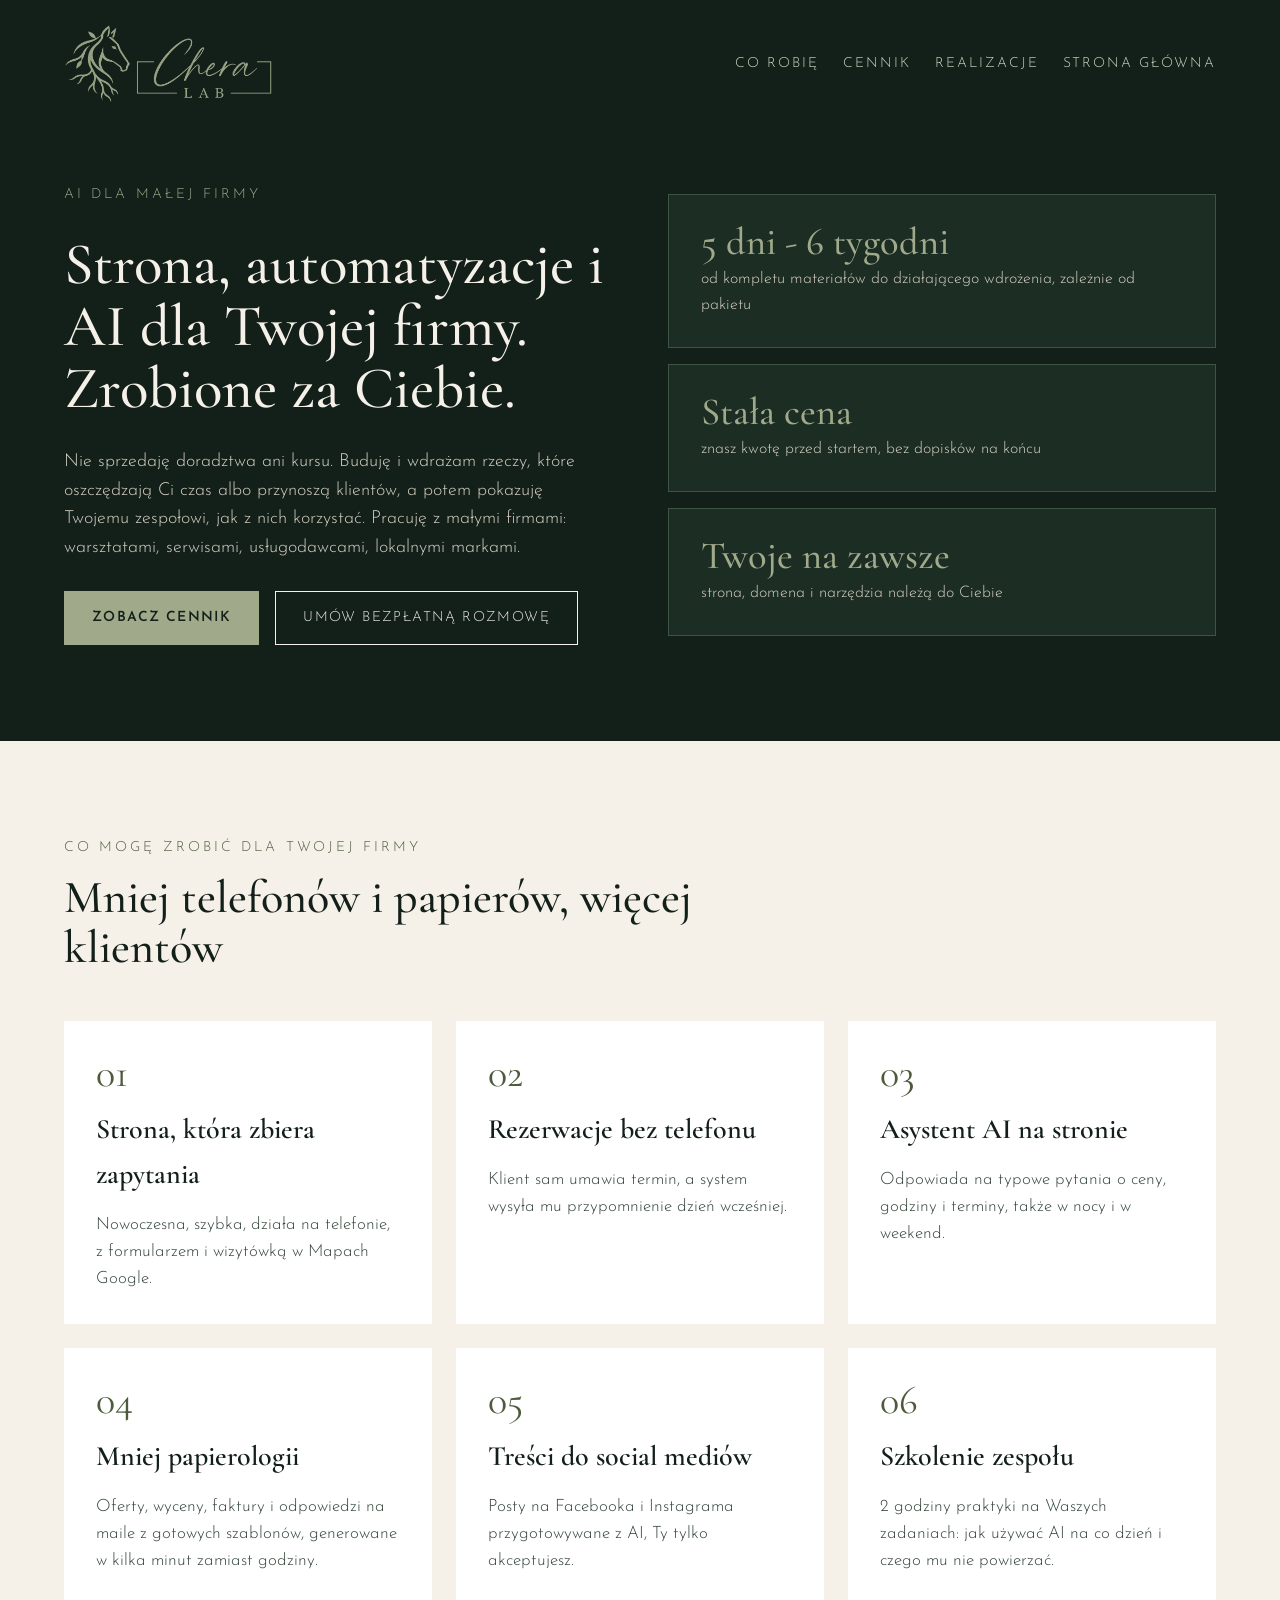
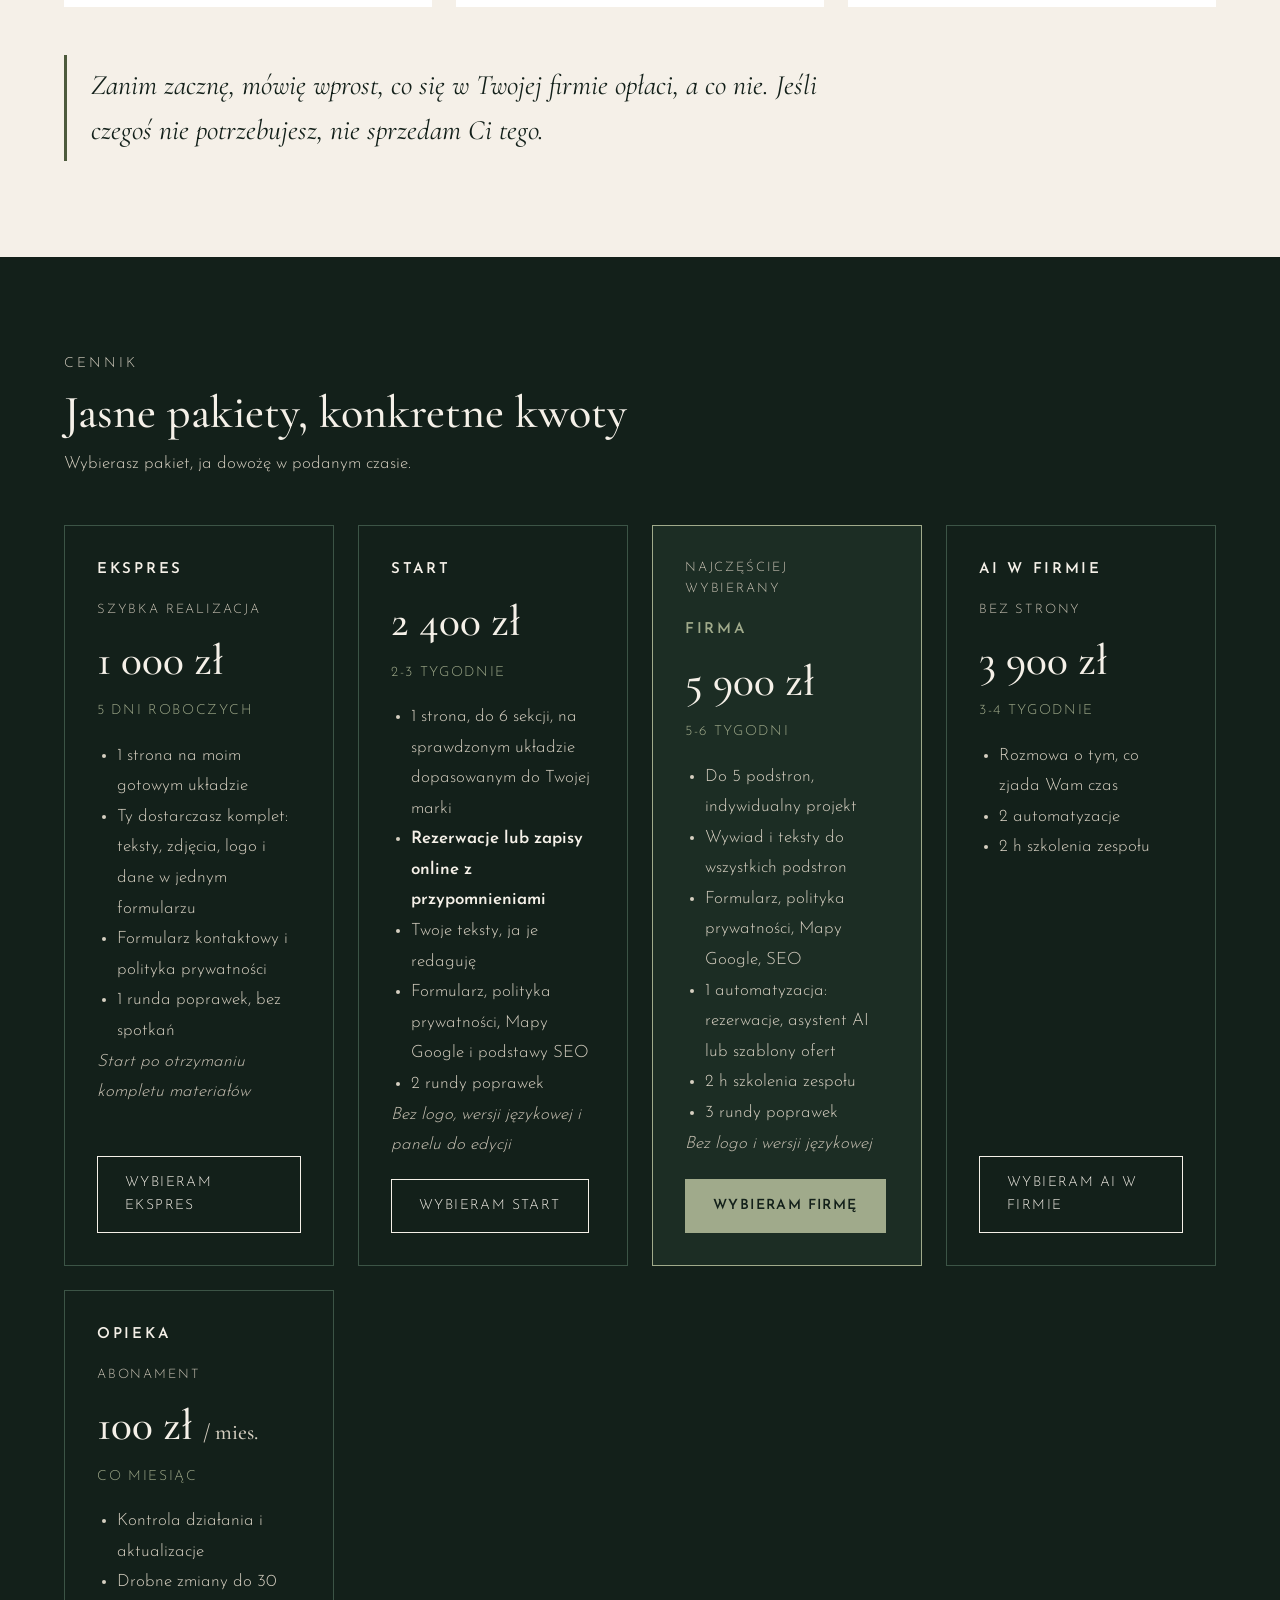
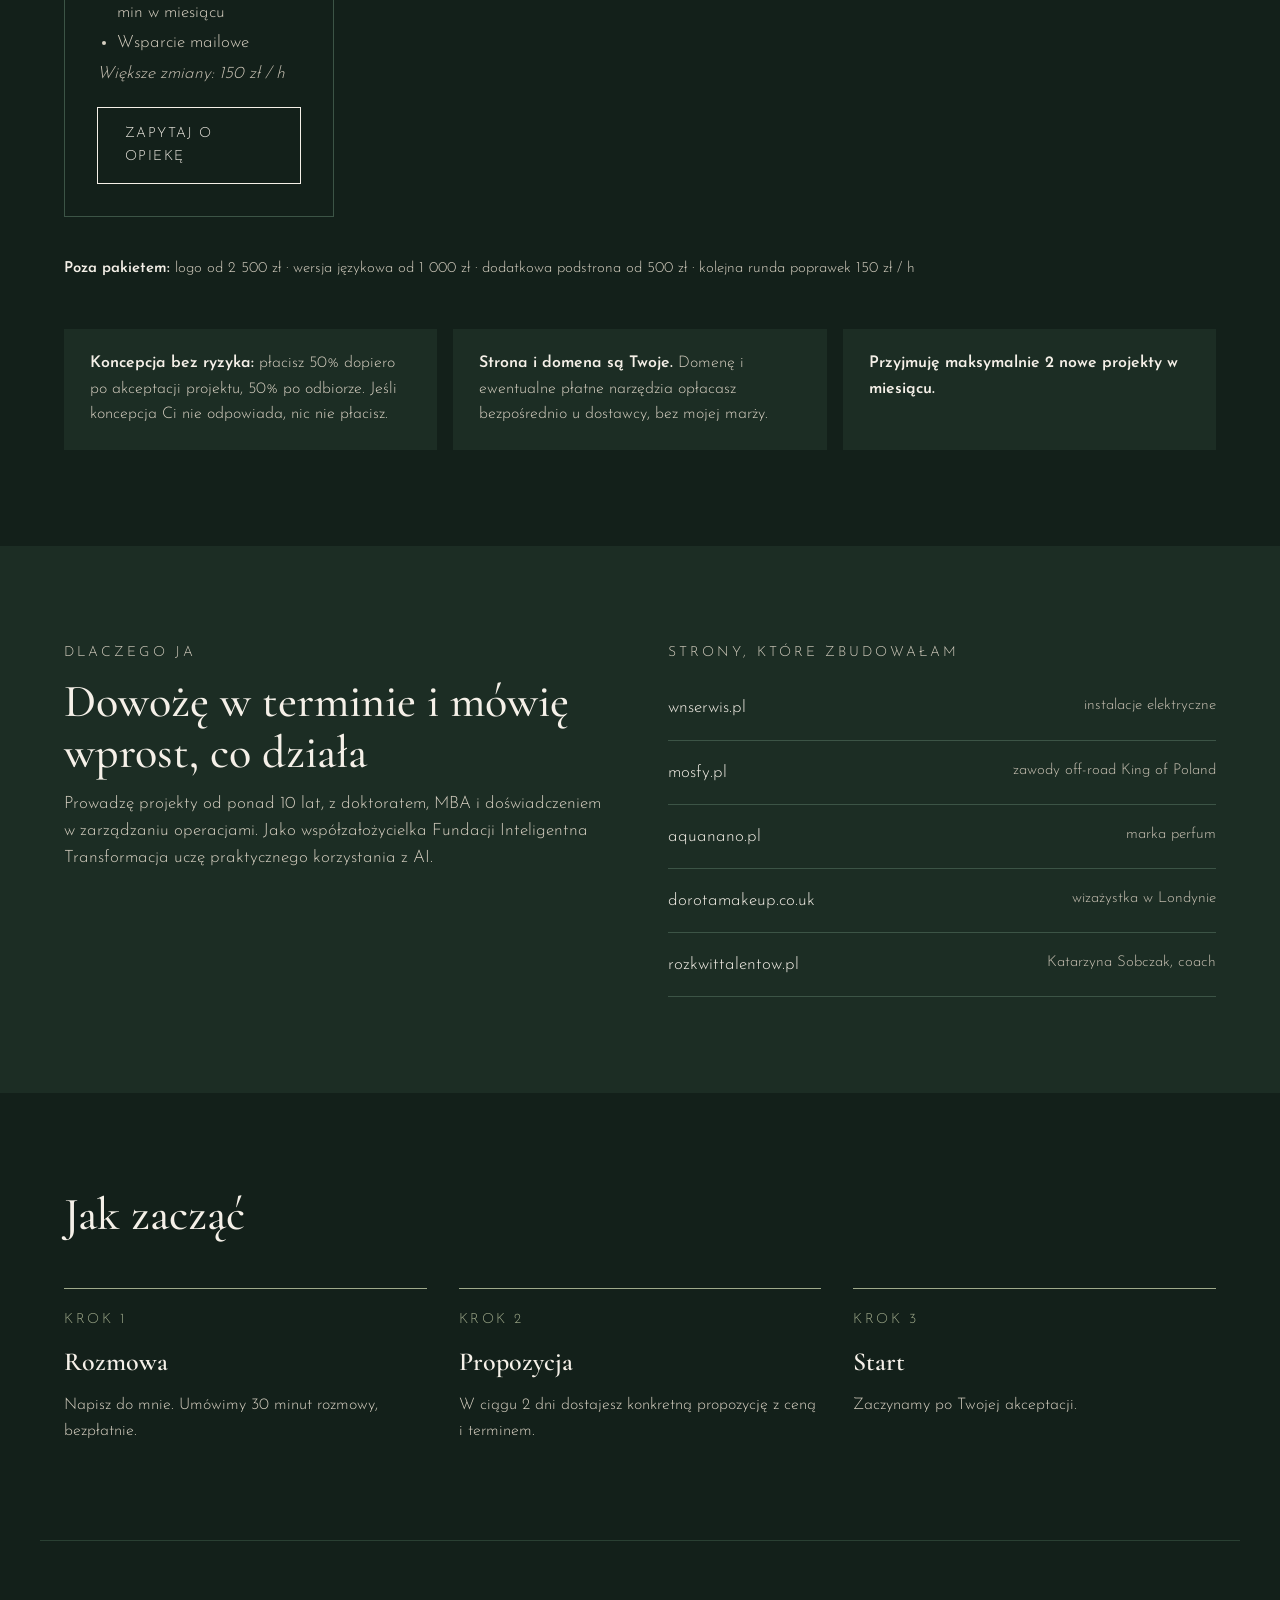
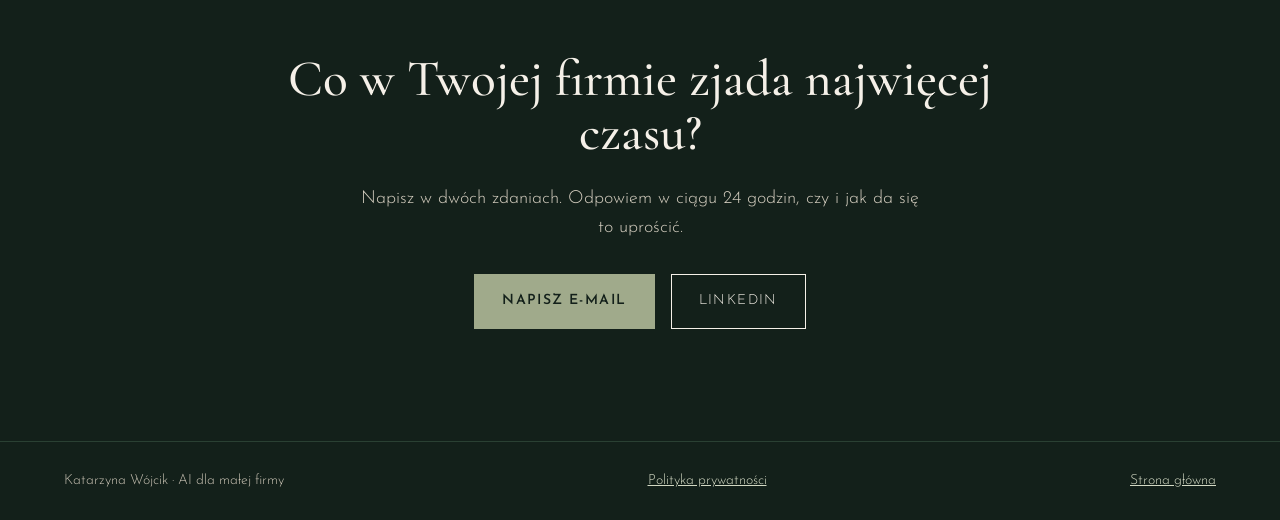
<file: ai-dla-firm.html>
<!DOCTYPE html>
<html lang="pl">
<head>
<meta charset="UTF-8">
<link rel="icon" type="image/png" href="img/favicon-64.png">
<link rel="apple-touch-icon" href="img/favicon-180.png">
<meta name="viewport" content="width=device-width, initial-scale=1">
<title>AI dla małej firmy · Chera Lab</title>
<meta name="description" content="Strona, automatyzacje i AI dla małej firmy - zrobione za Ciebie, w kilka tygodni, w stałej cenie. Katarzyna Wójcik.">
<meta name="theme-color" content="#13201a">
<link rel="stylesheet" href="fonts.css">
<style>
:root{
  --accent:#a0aa8b;
  --bg:#13201a;--bg-2:#1c2d24;--bg-3:#22362b;--bg-4:#2a4033;
  --line:#3c5446;
  --ink:#f5f0e8;--muted:#d6cfc1;--soft:#c9c2b4;
  --cream:#f5f0e8;--brown:#4d5a3c;--text-dark:#33443a;
  --serif:'Cormorant Garamond',Georgia,serif;
  --sans:'Josefin Sans',system-ui,sans-serif;
}
*{box-sizing:border-box;margin:0;padding:0}
html{scroll-behavior:smooth;scroll-padding-top:24px}
body{background:var(--bg);color:var(--ink);font-family:var(--sans);font-weight:300;font-size:17px;line-height:1.6;-webkit-font-smoothing:antialiased}
img{display:block;max-width:100%}
a{color:#d3d9c4}a:hover{color:var(--ink)}
:focus-visible{outline:2px solid var(--accent);outline-offset:3px}
.wrap{max-width:1200px;margin:0 auto;padding-inline:24px}
.eyebrow{font-size:14px;letter-spacing:.22em;text-transform:uppercase;color:var(--accent)}
h1,h2,h3{font-family:var(--serif);font-weight:500}
h2{font-size:clamp(2rem,3.6vw,3rem);line-height:1.1}
.lead{font-size:18px;color:var(--muted);max-width:560px}
.btns{display:flex;flex-wrap:wrap;gap:16px}
.btn{display:inline-block;padding:16px 28px;text-decoration:none;letter-spacing:.1em;text-transform:uppercase;font-size:14px;min-height:48px;transition:background .25s,color .25s,border-color .25s}
.btn.solid{background:var(--accent);color:var(--bg);font-weight:600}
.btn.solid:hover{background:var(--ink);color:var(--bg)}
.btn.line{border:1px solid var(--ink);color:var(--ink);padding:15px 27px}
.btn.line:hover{border-color:var(--accent);color:var(--accent)}

header .wrap{padding-block:24px;display:flex;flex-wrap:wrap;justify-content:space-between;align-items:center;gap:16px}
.brand img{height:80px;width:auto}
nav{display:flex;flex-wrap:wrap;gap:24px;font-size:14px;letter-spacing:.14em;text-transform:uppercase}
nav a{text-decoration:none}
@media (max-width:640px){nav .hide-m{display:none}}

.hero{display:grid;grid-template-columns:repeat(auto-fit,minmax(320px,1fr));gap:56px;align-items:center;padding-block:56px 96px}
.hero-txt{display:flex;flex-direction:column;gap:28px}
.hero h1{font-size:clamp(2.5rem,4.6vw,3.9rem);line-height:1.05}
.motto{font-family:var(--serif);font-style:italic;font-size:22px;color:var(--soft)}
.facts{display:grid;gap:16px}
.facts div{border:1px solid var(--line);background:var(--bg-2);padding:28px 32px;display:flex;flex-direction:column;gap:6px}
.facts b{font-family:var(--serif);font-size:clamp(2rem,3vw,2.6rem);font-weight:500;line-height:1;color:var(--accent)}
.facts span{color:var(--muted);font-size:16px}

.light{background:var(--cream);color:var(--bg)}
.light .wrap{padding-block:96px;display:flex;flex-direction:column;gap:48px}
.light .eyebrow{color:var(--brown)}
.sec-head{display:flex;flex-direction:column;gap:12px;max-width:720px}
.types{display:grid;grid-template-columns:repeat(auto-fit,minmax(280px,1fr));gap:24px}
.types article{background:#fff;padding:32px;display:flex;flex-direction:column;gap:14px}
.types .n{font-family:var(--serif);font-size:40px;color:var(--brown);line-height:1}
.types h3{font-weight:600;font-size:28px}
.types p{color:var(--text-dark)}
.honest{border-left:3px solid var(--brown);padding:8px 0 8px 24px;font-family:var(--serif);font-size:clamp(1.4rem,2.2vw,1.8rem);font-style:italic;max-width:820px}

.pakiety{padding-block:96px;display:flex;flex-direction:column;gap:48px}
.pakiety .sec-head p{color:var(--muted)}
.packs{display:grid;grid-template-columns:repeat(auto-fit,minmax(250px,1fr));gap:24px}
.pack{border:1px solid var(--line);padding:32px;display:flex;flex-direction:column;gap:18px}
.pack.star{border-color:var(--accent);background:var(--bg-2)}
.pack h4{font-size:15px;letter-spacing:.18em;text-transform:uppercase;font-weight:600}
.pack .tag{font-size:13px;letter-spacing:.14em;text-transform:uppercase;color:var(--soft)}
.pack.star h4{color:var(--accent)}
.price{font-family:var(--serif);font-size:clamp(2.2rem,3.4vw,2.75rem);font-weight:500;line-height:1;white-space:nowrap}
.price small{font-size:.5em;color:var(--muted)}
.time{font-size:14px;letter-spacing:.12em;text-transform:uppercase;color:var(--accent)}
.pack ul{padding-left:20px;line-height:1.8;color:var(--muted);flex-grow:1}
.pack .btn{align-self:flex-start}
.pack li strong{color:var(--ink);font-weight:600}
.pack li.no{list-style:none;margin-left:-20px;font-style:italic;color:var(--soft)}
.pk-extra{margin-top:-8px;color:var(--muted);font-size:15px}
.pk-extra b{color:var(--ink);font-weight:600}
.rules{list-style:none;display:grid;grid-template-columns:repeat(auto-fit,minmax(260px,1fr));gap:16px}
.rules li{background:var(--bg-2);padding:22px 26px;color:var(--muted);font-size:16px}
.rules b{color:var(--ink);font-weight:600}

.ja{background:var(--bg-2)}
.ja .wrap{padding-block:96px;display:grid;grid-template-columns:repeat(auto-fit,minmax(320px,1fr));gap:56px;align-items:start}
.ja p{color:var(--muted)}
.real{list-style:none;display:flex;flex-direction:column}
.real li{border-bottom:1px solid var(--line)}
.real a{display:flex;justify-content:space-between;gap:16px;padding:18px 0;text-decoration:none;color:var(--ink)}
.real a:hover{color:var(--accent)}
.real span{color:var(--soft);font-size:15px;text-align:right}

.jak .wrap{padding-block:96px;display:flex;flex-direction:column;gap:48px}
.steps{list-style:none;display:grid;grid-template-columns:repeat(auto-fit,minmax(240px,1fr));gap:32px}
.steps li{display:flex;flex-direction:column;gap:10px;border-top:1px solid var(--accent);padding-top:20px}
.steps .k{font-size:14px;letter-spacing:.18em;color:var(--accent)}
.steps strong{font-family:var(--serif);font-size:26px;font-weight:600}
.steps span:last-child{font-size:16px;color:var(--muted)}

.kontakt{padding-block:112px;display:flex;flex-direction:column;align-items:center;text-align:center;gap:24px;border-top:1px solid var(--bg-4)}
.kontakt h2{font-size:clamp(2.2rem,4vw,3.4rem);max-width:760px;line-height:1.05}
.kontakt p{color:var(--muted);max-width:560px;font-size:18px}
.kontakt .btns{justify-content:center;padding-top:8px}
footer{border-top:1px solid var(--bg-4)}
footer .wrap{padding-block:28px;display:flex;flex-wrap:wrap;justify-content:space-between;gap:12px;font-size:14px;color:var(--soft)}
</style>
<link rel="canonical" href="https://cheralab.eu/ai-dla-firm.html">
<meta property="og:type" content="website">
<meta property="og:site_name" content="Chera Lab">
<meta property="og:locale" content="pl_PL">
<meta property="og:url" content="https://cheralab.eu/ai-dla-firm.html">
<meta property="og:title" content="AI dla małej firmy · Chera Lab">
<meta property="og:description" content="Strona, automatyzacje i AI dla małej firmy - zrobione za Ciebie, w kilka tygodni, w stałej cenie. Katarzyna Wójcik.">
<meta property="og:image" content="https://cheralab.eu/img/og-chera-lab.jpg">
<meta property="og:image:width" content="1200">
<meta property="og:image:height" content="630">
<meta name="twitter:card" content="summary_large_image">
</head>
<body>

<header>
  <div class="wrap">
    <a class="brand" href="index.html"><img src="img/logo-chera-lab-poziome.png" alt="Chera Lab - strona główna" width="1571" height="600"></a>
    <nav aria-label="Menu">
      <a class="hide-m" href="#co-robie">Co robię</a>
      <a class="hide-m" href="#cennik">Cennik</a>
      <a class="hide-m" href="#dlaczego-ja">Realizacje</a>
      <a href="index.html">Strona główna</a>
    </nav>
  </div>
</header>

<main>
<section class="wrap hero">
  <div class="hero-txt">
    <p class="eyebrow">AI dla małej firmy</p>
    <h1>Strona, automatyzacje i AI dla Twojej firmy. Zrobione za Ciebie.</h1>
    <p class="lead">Nie sprzedaję doradztwa ani kursu. Buduję i wdrażam rzeczy, które oszczędzają Ci czas albo przynoszą klientów, a potem pokazuję Twojemu zespołowi, jak z nich korzystać. Pracuję z małymi firmami: warsztatami, serwisami, usługodawcami, lokalnymi markami.</p>
    <div class="btns">
      <a class="btn solid" href="#cennik">Zobacz cennik</a>
      <a class="btn line" href="#kontakt">Umów bezpłatną rozmowę</a>
    </div>
  </div>
  <div class="facts">
    <div><b>5 dni - 6 tygodni</b><span>od kompletu materiałów do działającego wdrożenia, zależnie od pakietu</span></div>
    <div><b>Stała cena</b><span>znasz kwotę przed startem, bez dopisków na końcu</span></div>
    <div><b>Twoje na zawsze</b><span>strona, domena i narzędzia należą do Ciebie</span></div>
  </div>
</section>

<section class="light" id="co-robie">
  <div class="wrap">
    <div class="sec-head">
      <p class="eyebrow">Co mogę zrobić dla Twojej firmy</p>
      <h2>Mniej telefonów i papierów, więcej klientów</h2>
    </div>
    <div class="types">
      <article><p class="n">01</p><h3>Strona, która zbiera zapytania</h3><p>Nowoczesna, szybka, działa na telefonie, z formularzem i wizytówką w Mapach Google.</p></article>
      <article><p class="n">02</p><h3>Rezerwacje bez telefonu</h3><p>Klient sam umawia termin, a system wysyła mu przypomnienie dzień wcześniej.</p></article>
      <article><p class="n">03</p><h3>Asystent AI na stronie</h3><p>Odpowiada na typowe pytania o ceny, godziny i terminy, także w nocy i w weekend.</p></article>
      <article><p class="n">04</p><h3>Mniej papierologii</h3><p>Oferty, wyceny, faktury i odpowiedzi na maile z gotowych szablonów, generowane w kilka minut zamiast godziny.</p></article>
      <article><p class="n">05</p><h3>Treści do social mediów</h3><p>Posty na Facebooka i Instagrama przygotowywane z AI, Ty tylko akceptujesz.</p></article>
      <article><p class="n">06</p><h3>Szkolenie zespołu</h3><p>2 godziny praktyki na Waszych zadaniach: jak używać AI na co dzień i czego mu nie powierzać.</p></article>
    </div>
    <p class="honest">Zanim zacznę, mówię wprost, co się w Twojej firmie opłaci, a co nie. Jeśli czegoś nie potrzebujesz, nie sprzedam Ci tego.</p>
  </div>
</section>

<section class="wrap pakiety" id="cennik">
  <div class="sec-head">
    <p class="eyebrow">Cennik</p>
    <h2>Jasne pakiety, konkretne kwoty</h2>
    <p>Wybierasz pakiet, ja dowożę w podanym czasie.</p>
  </div>
  <div class="packs">
    <article class="pack">
      <h4>Ekspres</h4>
      <p class="tag">szybka realizacja</p>
      <p class="price">1 000 zł</p>
      <p class="time">5 dni roboczych</p>
      <ul><li>1 strona na moim gotowym układzie</li><li>Ty dostarczasz komplet: teksty, zdjęcia, logo i dane w jednym formularzu</li><li>Formularz kontaktowy i polityka prywatności</li><li>1 runda poprawek, bez spotkań</li><li class="no">Start po otrzymaniu kompletu materiałów</li></ul>
      <a class="btn line" href="mailto:hello@cheralab.eu?subject=AI%20dla%20mojej%20firmy%20-%20pakiet%20Ekspres">Wybieram Ekspres</a>
    </article>
    <article class="pack">
      <h4>Start</h4>
      <p class="price">2 400 zł</p>
      <p class="time">2-3 tygodnie</p>
      <ul><li>1 strona, do 6 sekcji, na sprawdzonym układzie dopasowanym do Twojej marki</li><li><strong>Rezerwacje lub zapisy online z przypomnieniami</strong></li><li>Twoje teksty, ja je redaguję</li><li>Formularz, polityka prywatności, Mapy Google i podstawy SEO</li><li>2 rundy poprawek</li><li class="no">Bez logo, wersji językowej i panelu do edycji</li></ul>
      <a class="btn line" href="mailto:hello@cheralab.eu?subject=AI%20dla%20mojej%20firmy%20-%20pakiet%20Start">Wybieram Start</a>
    </article>
    <article class="pack star">
      <p class="tag">Najczęściej wybierany</p>
      <h4>Firma</h4>
      <p class="price">5 900 zł</p>
      <p class="time">5-6 tygodni</p>
      <ul><li>Do 5 podstron, indywidualny projekt</li><li>Wywiad i teksty do wszystkich podstron</li><li>Formularz, polityka prywatności, Mapy Google, SEO</li><li>1 automatyzacja: rezerwacje, asystent AI lub szablony ofert</li><li>2 h szkolenia zespołu</li><li>3 rundy poprawek</li><li class="no">Bez logo i wersji językowej</li></ul>
      <a class="btn solid" href="mailto:hello@cheralab.eu?subject=AI%20dla%20mojej%20firmy%20-%20pakiet%20Firma">Wybieram Firmę</a>
    </article>
    <article class="pack">
      <h4>AI w firmie</h4>
      <p class="tag">bez strony</p>
      <p class="price">3 900 zł</p>
      <p class="time">3-4 tygodnie</p>
      <ul><li>Rozmowa o tym, co zjada Wam czas</li><li>2 automatyzacje</li><li>2 h szkolenia zespołu</li></ul>
      <a class="btn line" href="mailto:hello@cheralab.eu?subject=AI%20dla%20mojej%20firmy%20-%20pakiet%20AI%20w%20firmie">Wybieram AI w firmie</a>
    </article>
    <article class="pack">
      <h4>Opieka</h4>
      <p class="tag">abonament</p>
      <p class="price">100 zł <small>/ mies.</small></p>
      <p class="time">co miesiąc</p>
      <ul><li>Kontrola działania i aktualizacje</li><li>Drobne zmiany do 30 min w miesiącu</li><li>Wsparcie mailowe</li><li class="no">Większe zmiany: 150 zł / h</li></ul>
      <a class="btn line" href="mailto:hello@cheralab.eu?subject=AI%20dla%20mojej%20firmy%20-%20Opieka">Zapytaj o opiekę</a>
    </article>
  </div>
  <p class="pk-extra"><b>Poza pakietem:</b> logo od 2 500 zł · wersja językowa od 1 000 zł · dodatkowa podstrona od 500 zł · kolejna runda poprawek 150 zł / h</p>
  <ul class="rules">
    <li><b>Koncepcja bez ryzyka:</b> płacisz 50% dopiero po akceptacji projektu, 50% po odbiorze. Jeśli koncepcja Ci nie odpowiada, nic nie płacisz.</li>
    <li><b>Strona i domena są Twoje.</b> Domenę i ewentualne płatne narzędzia opłacasz bezpośrednio u dostawcy, bez mojej marży.</li>
    <li><b>Przyjmuję maksymalnie 2 nowe projekty w miesiącu.</b></li>
  </ul>
</section>

<section class="ja" id="dlaczego-ja">
  <div class="wrap">
    <div class="sec-head">
      <p class="eyebrow">Dlaczego ja</p>
      <h2>Dowożę w terminie i mówię wprost, co działa</h2>
      <p>Prowadzę projekty od ponad 10 lat, z doktoratem, MBA i doświadczeniem w zarządzaniu operacjami. Jako współzałożycielka Fundacji Inteligentna Transformacja uczę praktycznego korzystania z AI.</p>
    </div>
    <div>
      <p class="eyebrow" style="margin-bottom:12px">Strony, które zbudowałam</p>
      <ul class="real">
        <li><a href="https://wnserwis.pl" target="_blank" rel="noopener">wnserwis.pl <span>instalacje elektryczne</span></a></li>
        <li><a href="https://mosfy.pl" target="_blank" rel="noopener">mosfy.pl <span>zawody off-road King of Poland</span></a></li>
        <li><a href="https://aquanano.pl" target="_blank" rel="noopener">aquanano.pl <span>marka perfum</span></a></li>
        <li><a href="https://dorotamakeup.co.uk" target="_blank" rel="noopener">dorotamakeup.co.uk <span>wizażystka w Londynie</span></a></li>
        <li><a href="https://rozkwittalentow.pl" target="_blank" rel="noopener">rozkwittalentow.pl <span>Katarzyna Sobczak, coach</span></a></li>
      </ul>
    </div>
  </div>
</section>

<section class="jak">
  <div class="wrap">
    <h2>Jak zacząć</h2>
    <ol class="steps">
      <li><span class="k">KROK 1</span><strong>Rozmowa</strong><span>Napisz do mnie. Umówimy 30 minut rozmowy, bezpłatnie.</span></li>
      <li><span class="k">KROK 2</span><strong>Propozycja</strong><span>W ciągu 2 dni dostajesz konkretną propozycję z ceną i terminem.</span></li>
      <li><span class="k">KROK 3</span><strong>Start</strong><span>Zaczynamy po Twojej akceptacji.</span></li>
    </ol>
  </div>
</section>

<section class="wrap kontakt" id="kontakt">
  <h2>Co w Twojej firmie zjada najwięcej czasu?</h2>
  <p>Napisz w dwóch zdaniach. Odpowiem w ciągu 24 godzin, czy i jak da się to uprościć.</p>
  <div class="btns">
    <a class="btn solid" href="mailto:hello@cheralab.eu?subject=AI%20dla%20mojej%20firmy">Napisz e-mail</a>
    <a class="btn line" href="https://www.linkedin.com/in/katarzynawojcik1">LinkedIn</a>
  </div>
</section>
</main>

<footer>
  <div class="wrap">
    <span>Katarzyna Wójcik · AI dla małej firmy</span>
    <a href="polityka-prywatnosci.html">Polityka prywatności</a>
    <a href="index.html">Strona główna</a>
  </div>
</footer>
</body>
</html>
</file>
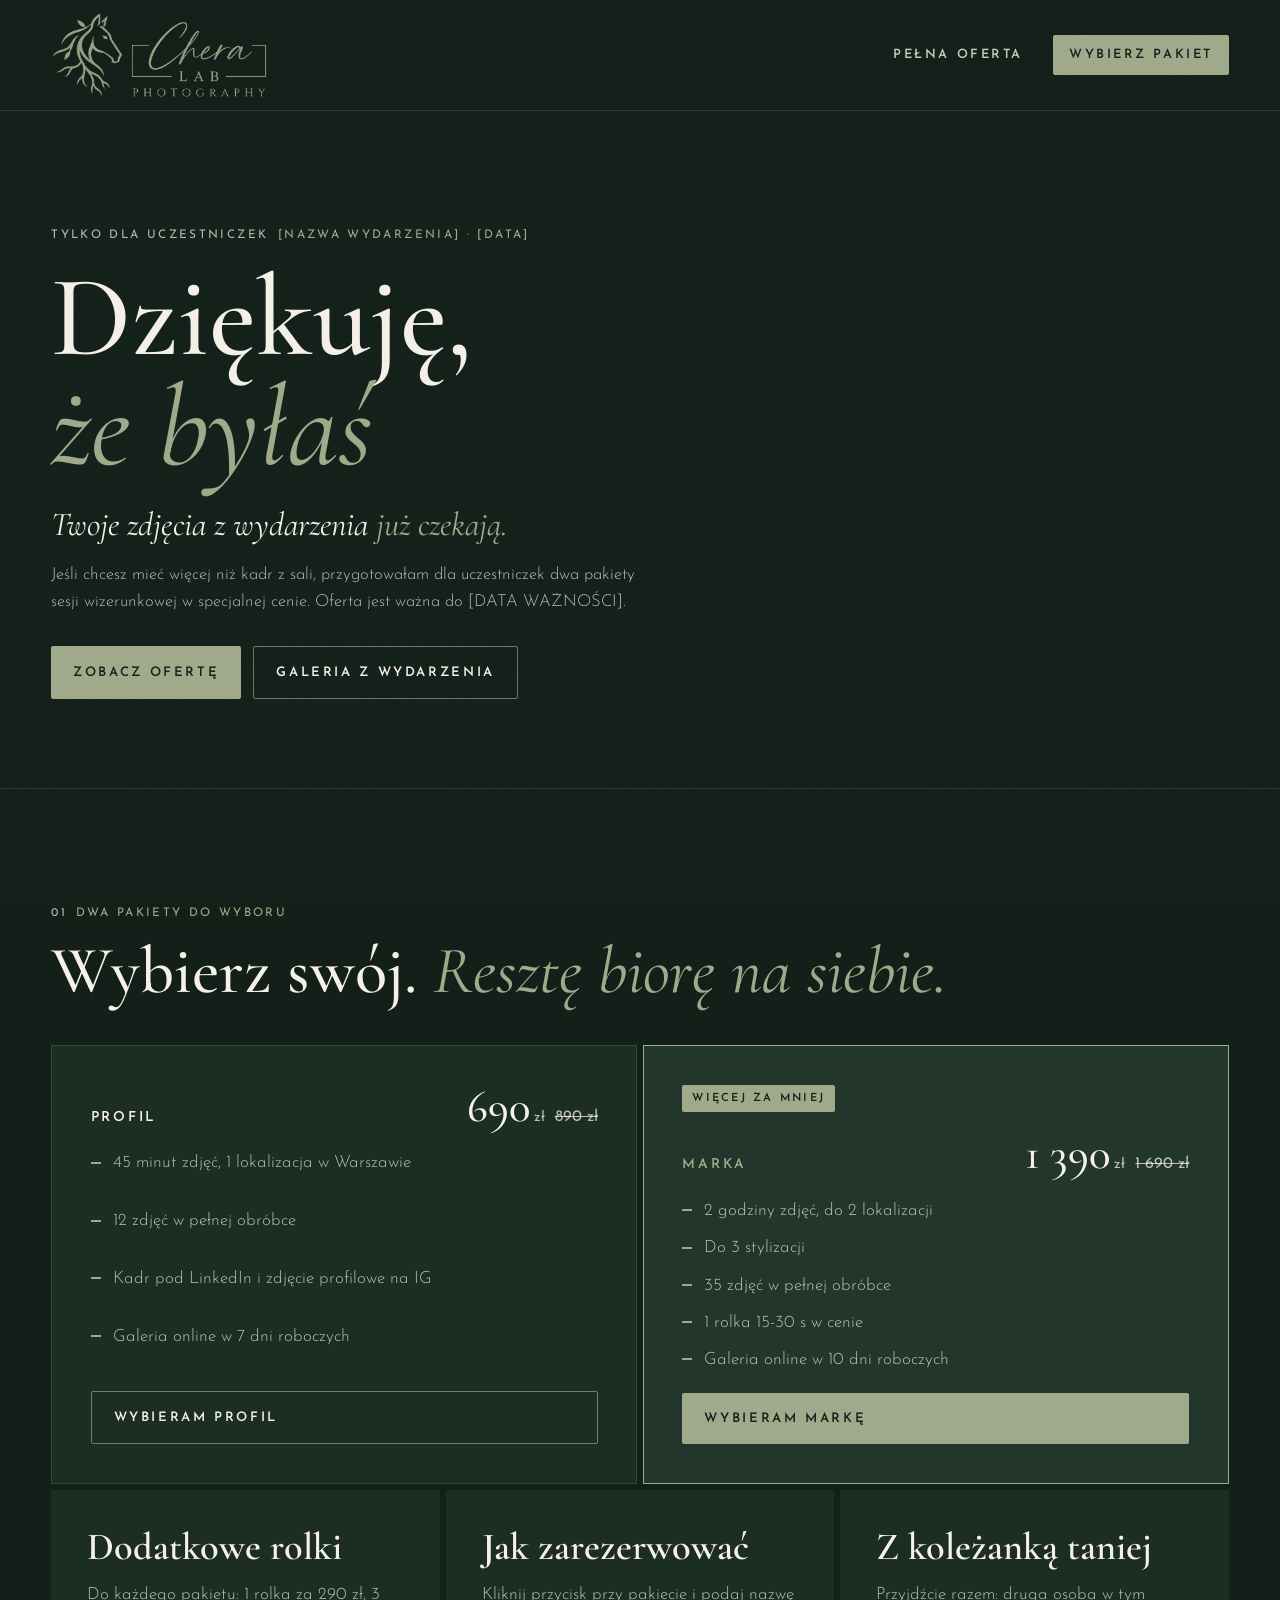
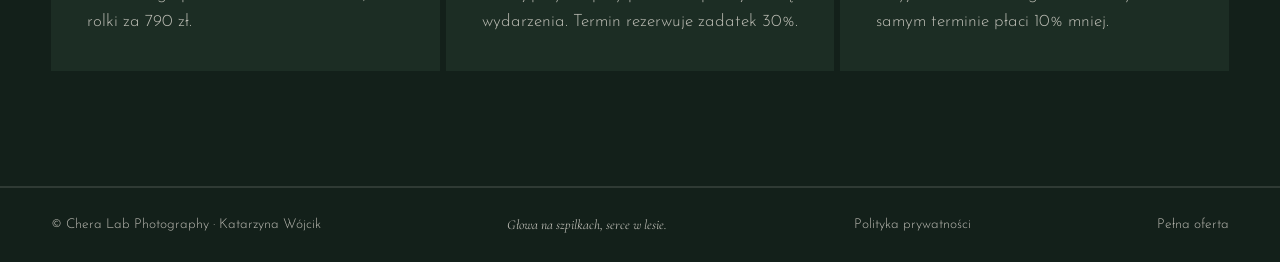
<file: oferta-uczestniczki.html>
<!DOCTYPE html>
<html lang="pl">
<head>
<meta charset="UTF-8">
<link rel="icon" type="image/png" href="img/favicon-64.png">
<link rel="apple-touch-icon" href="img/favicon-180.png">
<meta name="viewport" content="width=device-width, initial-scale=1">
<title>Oferta dla uczestniczek · Chera Lab Photography</title>
<meta name="description" content="Sesje wizerunkowe, reportaż z wydarzeń biznesowych i okolicznościowych, rolki. Chera Lab Photography - fotografia, Warszawa i okolice.">
<meta name="robots" content="noindex, nofollow">
<meta name="theme-color" content="#13201a">
<link rel="stylesheet" href="fonts.css">
<style>
:root{
  --bg:#13201a;--bg-2:#07201a;--bg-3:#0b2e24;
  --emerald:#0f8a5f;--lime:#a0aa8b;--ink:#eef3ec;
  --muted:rgba(245,240,232,.68);--faint:rgba(245,240,232,.14);--line:rgba(245,240,232,.12);
  --pad:clamp(16px,4vw,56px);
  --display:'Archivo Black',Impact,sans-serif;
  --sans:'Archivo',system-ui,sans-serif;
  --serif:'Instrument Serif',Georgia,serif;
}
*{box-sizing:border-box;margin:0;padding:0}
html{scroll-behavior:smooth;scroll-padding-top:80px;overflow-x:clip}
body{background:var(--bg);color:var(--ink);font-family:var(--sans);font-size:17px;line-height:1.6;-webkit-font-smoothing:antialiased;overflow-x:clip}
img{display:block;max-width:100%}
a{color:inherit}
::selection{background:var(--lime);color:var(--bg)}
:focus-visible{outline:2px solid var(--lime);outline-offset:3px}
body::after{content:'';position:fixed;inset:0;pointer-events:none;z-index:100;opacity:.045;
  background-image:url("data:image/svg+xml,%3Csvg xmlns='http://www.w3.org/2000/svg' width='160' height='160'%3E%3Cfilter id='n'%3E%3CfeTurbulence type='fractalNoise' baseFrequency='.9' numOctaves='3' stitchTiles='stitch'/%3E%3C/filter%3E%3Crect width='100%25' height='100%25' filter='url(%23n)'/%3E%3C/svg%3E")}
.wrap{padding-inline:var(--pad);max-width:1400px;margin-inline:auto}
.label{font-stretch:75%;font-weight:600;font-size:.74rem;letter-spacing:.22em;text-transform:uppercase;color:var(--lime)}
.label .n{color:var(--muted);margin-right:.8em}
.serif{font-family:var(--serif);font-style:italic;font-weight:400}

/* nagłówek */
.top{position:sticky;top:0;z-index:50;display:flex;align-items:center;justify-content:space-between;gap:20px;padding:12px var(--pad);background:rgba(19,32,26,.86);backdrop-filter:blur(14px);-webkit-backdrop-filter:blur(14px);border-bottom:1px solid var(--line)}
.brand{text-decoration:none;display:flex;align-items:center;gap:10px;white-space:nowrap}
.brand img{height:44px;width:auto}
.brand b{font-family:var(--display);font-weight:400;font-size:1.02rem}
.brand i{font-family:var(--serif);font-size:1.02rem;color:var(--lime)}
.nav{display:flex;align-items:center;gap:clamp(14px,2.4vw,30px)}
.nav a{text-decoration:none;font-stretch:80%;font-weight:600;font-size:.8rem;letter-spacing:.16em;text-transform:uppercase;opacity:.82}
.nav a:hover{opacity:1;color:var(--lime)}
.nav .cta{opacity:1;background:var(--lime);color:var(--bg);padding:10px 16px;border-radius:99px}
.nav .cta:hover{color:var(--bg);background:var(--ink)}
@media (max-width:820px){.nav .hide-m{display:none}.brand b,.brand i{display:none}}

/* przyciski */
.btns{display:flex;flex-wrap:wrap;gap:12px}
.btn{display:inline-flex;align-items:center;gap:10px;text-decoration:none;font-stretch:80%;font-weight:700;font-size:.82rem;letter-spacing:.16em;text-transform:uppercase;padding:15px 22px;border-radius:99px;min-height:48px;transition:background .25s,color .25s,transform .25s}
.btn.primary{background:var(--lime);color:var(--bg)}
.btn.primary:hover{background:var(--ink);transform:translateY(-2px)}
.btn.ghost{border:1px solid rgba(245,240,232,.35)}
.btn.ghost:hover{border-color:var(--lime);color:var(--lime)}

/* hero */
.hero{padding:clamp(56px,9vw,120px) 0 clamp(48px,7vw,96px);border-bottom:1px solid var(--line)}
.hero h1{font-family:var(--display);font-weight:400;text-transform:uppercase;line-height:.88;letter-spacing:-.02em;font-size:clamp(2.8rem,8vw,7.2rem);margin:18px 0 24px}
.hero h1 .l{color:var(--lime)}
.tag{font-family:var(--serif);font-style:italic;font-size:clamp(1.4rem,2.6vw,2.2rem);line-height:1.15;max-width:22em}
.tag em{color:var(--lime)}
.lead{max-width:36em;color:var(--muted);margin:18px 0 30px;font-size:clamp(1rem,1.3vw,1.12rem)}

/* sekcje */
section.blk{padding:clamp(64px,9vw,120px) 0;border-bottom:1px solid var(--line)}
.blk h2{font-family:var(--display);font-weight:400;text-transform:uppercase;line-height:.95;letter-spacing:-.01em;font-size:clamp(2rem,4.6vw,3.8rem);margin:14px 0 18px;max-width:16em}
.blk h2 .serif{text-transform:none;color:var(--lime);letter-spacing:0}
.intro-p{color:var(--muted);max-width:40em}
.grid3{display:grid;grid-template-columns:repeat(auto-fit,minmax(260px,1fr));gap:6px;margin-top:44px}
.card{background:var(--bg-2);padding:clamp(24px,3vw,36px);display:flex;flex-direction:column;gap:12px}
.card .k{font-family:var(--display);font-size:2.2rem;color:var(--lime);line-height:1}
.card h3{font-family:var(--display);font-weight:400;text-transform:uppercase;font-size:1.2rem;letter-spacing:.01em}
.card p{color:var(--muted)}

/* pakiety */
.group{margin-top:56px}
.group h3{font-family:var(--serif);font-style:italic;font-weight:400;font-size:clamp(1.6rem,2.8vw,2.3rem);margin-bottom:18px}
.packs{display:grid;grid-template-columns:repeat(auto-fit,minmax(290px,1fr));gap:6px}
.pack{background:var(--bg-2);border:1px solid var(--line);padding:clamp(26px,3vw,40px);display:flex;flex-direction:column;gap:20px}
.pack.star{background:var(--bg-3);border-color:var(--lime)}
.pack .head{display:flex;justify-content:space-between;align-items:baseline;flex-wrap:wrap;gap:8px 16px}
.pack .name{font-stretch:80%;font-weight:700;font-size:.86rem;letter-spacing:.18em;text-transform:uppercase}
.pack.star .name{color:var(--lime)}
.pack .price{font-family:var(--display);font-size:clamp(2rem,3.6vw,2.8rem);line-height:1}
.pack .price small{font-family:var(--sans);font-size:.9rem;color:var(--muted);margin-left:4px}
.pack ul{list-style:none;display:grid;gap:10px;color:var(--muted);flex-grow:1}
.pack li{padding-left:22px;position:relative}
.pack li::before{content:'';position:absolute;left:0;top:.72em;width:10px;height:2px;background:var(--lime)}
.badge{align-self:flex-start;background:var(--lime);color:var(--bg);font-stretch:80%;font-weight:700;font-size:.7rem;letter-spacing:.16em;text-transform:uppercase;padding:5px 10px;border-radius:99px}
.addon{margin-top:6px;background:var(--bg-2);border:1px solid var(--line);padding:clamp(24px,3vw,36px);display:grid;grid-template-columns:repeat(auto-fit,minmax(260px,1fr));gap:24px;align-items:center}
.addon h3{margin:0}
.rows{display:grid;gap:12px}
.row{display:flex;justify-content:space-between;gap:16px;padding-bottom:12px;border-bottom:1px solid var(--line)}
.row:last-child{border:0;padding:0}
.row b{font-weight:700;white-space:nowrap}
.fine{margin-top:28px;color:var(--muted);font-size:.95rem;max-width:52em}

/* proces */
.steps{list-style:none;display:grid;grid-template-columns:repeat(auto-fit,minmax(220px,1fr));gap:32px;margin-top:44px}
.steps li{border-top:2px solid var(--lime);padding-top:18px;display:grid;gap:8px}
.steps .label{color:var(--lime)}
.steps strong{font-family:var(--display);font-weight:400;text-transform:uppercase;font-size:1.15rem}
.steps span{color:var(--muted)}

/* kontakt */
.contact{padding:clamp(80px,11vw,150px) 0;text-align:center}
.contact h2{margin-inline:auto}
.contact .intro-p{margin:0 auto 32px}
.contact .btns{justify-content:center}
footer{border-top:1px solid var(--line);padding:26px 0;font-size:.85rem;color:var(--muted)}
footer .wrap{display:flex;flex-wrap:wrap;justify-content:space-between;gap:12px}
footer a{text-decoration:none}
footer a:hover{color:var(--lime)}
.old{font-size:1rem;color:var(--muted);text-decoration:line-through;margin-left:10px;font-family:var(--sans)}
.perks{display:grid;grid-template-columns:repeat(auto-fit,minmax(240px,1fr));gap:6px;margin-top:6px}

/* ================= STYL CHERA LAB: las, krem i limonka - elegancko, bez krzyku =================
   Akcent ustawia jedna zmienna --lime (nazwa historyczna). Złoto zamiast limonki: --lime:#c9a46a */
:root{
  --bg:#13201a;--bg-2:#1c2d24;--bg-3:#22362b;
  --emerald:#5f8a6f;--lime:#a0aa8b;
  --ink:#f5f0e8;--muted:rgba(245,240,232,.74);
  --faint:rgba(245,240,232,.16);--line:rgba(245,240,232,.12);
  --display:'Cormorant Garamond',Georgia,serif;
  --serif:'Cormorant Garamond',Georgia,serif;
  --sans:'Josefin Sans',system-ui,sans-serif;
}
body{font-weight:300}
body::after{opacity:.025}
strong,b{font-weight:600}
/* nagłówki: szeryf, zwykłe litery, spokojny rytm */
h1,h2,h3,h4,.h2,.hero h1,.ticker span,.card h3,.card.next b,.steps h4,.ev-list h3,.flow,.equation,.pillar h3,.quad h4,
.blk h2,.contact h2,.offer-types h3{text-transform:none!important;letter-spacing:0!important}
.hero h1{font-weight:500;font-size:clamp(3.4rem,9vw,8.2rem);line-height:.95}
.hero h1 .l{font-style:italic;font-weight:400}
.h2,.blk h2,.contact h2{font-weight:500!important;font-size:clamp(2.3rem,5.2vw,4.8rem)!important;line-height:1.02!important}
.h2.sm{font-size:clamp(2.1rem,4vw,3.6rem)!important}
.h2 .serif,.blk h2 .serif,.contact h2 .serif{font-size:1em;line-height:1;font-style:italic;font-weight:400}
.card h3,.steps h4,.ev-list h3,.pillar h3,.quad h4,.offer-types h3{font-weight:600;line-height:1.12}
.card h3{font-size:clamp(1.8rem,3vw,2.6rem)}
.steps h4,.ev-list h3,.pillar h3{font-size:clamp(1.5rem,2.4vw,1.95rem)}
.quad h4{font-size:1.35rem}
.ticker span{font-style:italic;font-weight:400}
.flow,.equation{font-weight:400}
.stats div,.el b,.pack-price,.pack .price,.mail,.card .k,.offer-types b{font-weight:500}
.card .k{font-style:italic}
.serif,.tag,.intro-tag,.intro-tag span,.intro-tag em{font-weight:400}
.intro-tag{font-size:clamp(2.4rem,6.8vw,5.6rem)}
/* drobne etykiety i menu: Josefin, rozstrzelone */
.label,.nav a,.btn,.chip,.tab,.badge,.pack-name,.pack .name,.ll-k,.lb-cat,.lb-hint,.intro-go,.hero-meta,.stats small,.more button,.car-hint{font-stretch:normal;letter-spacing:.2em}
.label,.ll-k{font-weight:400}
.btn,.nav .cta,.chip,.tab,.more button,.badge{border-radius:2px}
.btn{font-weight:600}
.btn.ghost{border-color:rgba(245,240,232,.4)}
.brand img{height:86px;width:auto}
</style>
</head>
<body>

<header class="top">
  <a class="brand" href="index.html"><img src="img/logo-chera-lab-photography.png" alt="Chera Lab Photography - strona główna" width="1318" height="523"></a>
  <nav class="nav" aria-label="Menu">
    <a class="hide-m" href="oferta.html">Pełna oferta</a>
    <a class="cta" href="#pakiety">Wybierz pakiet</a>
  </nav>
</header>

<main>
<section class="hero">
  <div class="wrap">
    <p class="label"><span class="n">Tylko dla uczestniczek</span>[NAZWA WYDARZENIA] · [DATA]</p>
    <h1>Dziękuję,<br><span class="l">że byłaś</span></h1>
    <p class="tag">Twoje zdjęcia z wydarzenia <em>już czekają.</em></p>
    <p class="lead">Jeśli chcesz mieć więcej niż kadr z sali, przygotowałam dla uczestniczek dwa pakiety sesji wizerunkowej w specjalnej cenie. Oferta jest ważna do [DATA WAŻNOŚCI].</p>
    <div class="btns">
      <a class="btn primary" href="#pakiety">Zobacz ofertę</a>
      <a class="btn ghost" href="[LINK DO GALERII Z WYDARZENIA]">Galeria z wydarzenia</a>
    </div>
  </div>
</section>

<section class="blk" id="pakiety">
  <div class="wrap">
    <p class="label"><span class="n">01</span>Dwa pakiety do wyboru</p>
    <h2>Wybierz swój. <span class="serif">Resztę biorę na siebie.</span></h2>
    <div class="group" style="margin-top:40px">
      <div class="packs">
        <article class="pack">
          <div class="head"><span class="name">Profil</span><span class="price">690<small>zł</small><span class="old">890 zł</span></span></div>
          <ul>
            <li>45 minut zdjęć, 1 lokalizacja w Warszawie</li>
            <li>12 zdjęć w pełnej obróbce</li>
            <li>Kadr pod LinkedIn i zdjęcie profilowe na IG</li>
            <li>Galeria online w 7 dni roboczych</li>
          </ul>
          <a class="btn ghost" href="mailto:hello@cheralab.eu?subject=Pakiet%20Profil%20-%20oferta%20dla%20uczestniczek">Wybieram Profil</a>
        </article>
        <article class="pack star">
          <span class="badge">Więcej za mniej</span>
          <div class="head"><span class="name">Marka</span><span class="price">1 390<small>zł</small><span class="old">1 690 zł</span></span></div>
          <ul>
            <li>2 godziny zdjęć, do 2 lokalizacji</li>
            <li>Do 3 stylizacji</li>
            <li>35 zdjęć w pełnej obróbce</li>
            <li>1 rolka 15-30 s w cenie</li>
            <li>Galeria online w 10 dni roboczych</li>
          </ul>
          <a class="btn primary" href="mailto:hello@cheralab.eu?subject=Pakiet%20Marka%20-%20oferta%20dla%20uczestniczek">Wybieram Markę</a>
        </article>
      </div>
    </div>
    <div class="perks">
      <article class="card"><h3>Dodatkowe rolki</h3><p>Do każdego pakietu: 1 rolka za 290 zł, 3 rolki za 790 zł.</p></article>
      <article class="card"><h3>Jak zarezerwować</h3><p>Kliknij przycisk przy pakiecie i podaj nazwę wydarzenia. Termin rezerwuje zadatek 30%.</p></article>
      <article class="card"><h3>Z koleżanką taniej</h3><p>Przyjdźcie razem: druga osoba w tym samym terminie płaci 10% mniej.</p></article>
    </div>
  </div>
</section>
</main>

<footer>
  <div class="wrap">
    <span>© Chera Lab Photography · Katarzyna Wójcik</span>
    <span class="serif">Głowa na szpilkach, serce w lesie.</span>
    <a href="polityka-prywatnosci.html">Polityka prywatności</a>
    <a href="oferta.html">Pełna oferta</a>
  </div>
</footer>
</body>
</html>
</file>
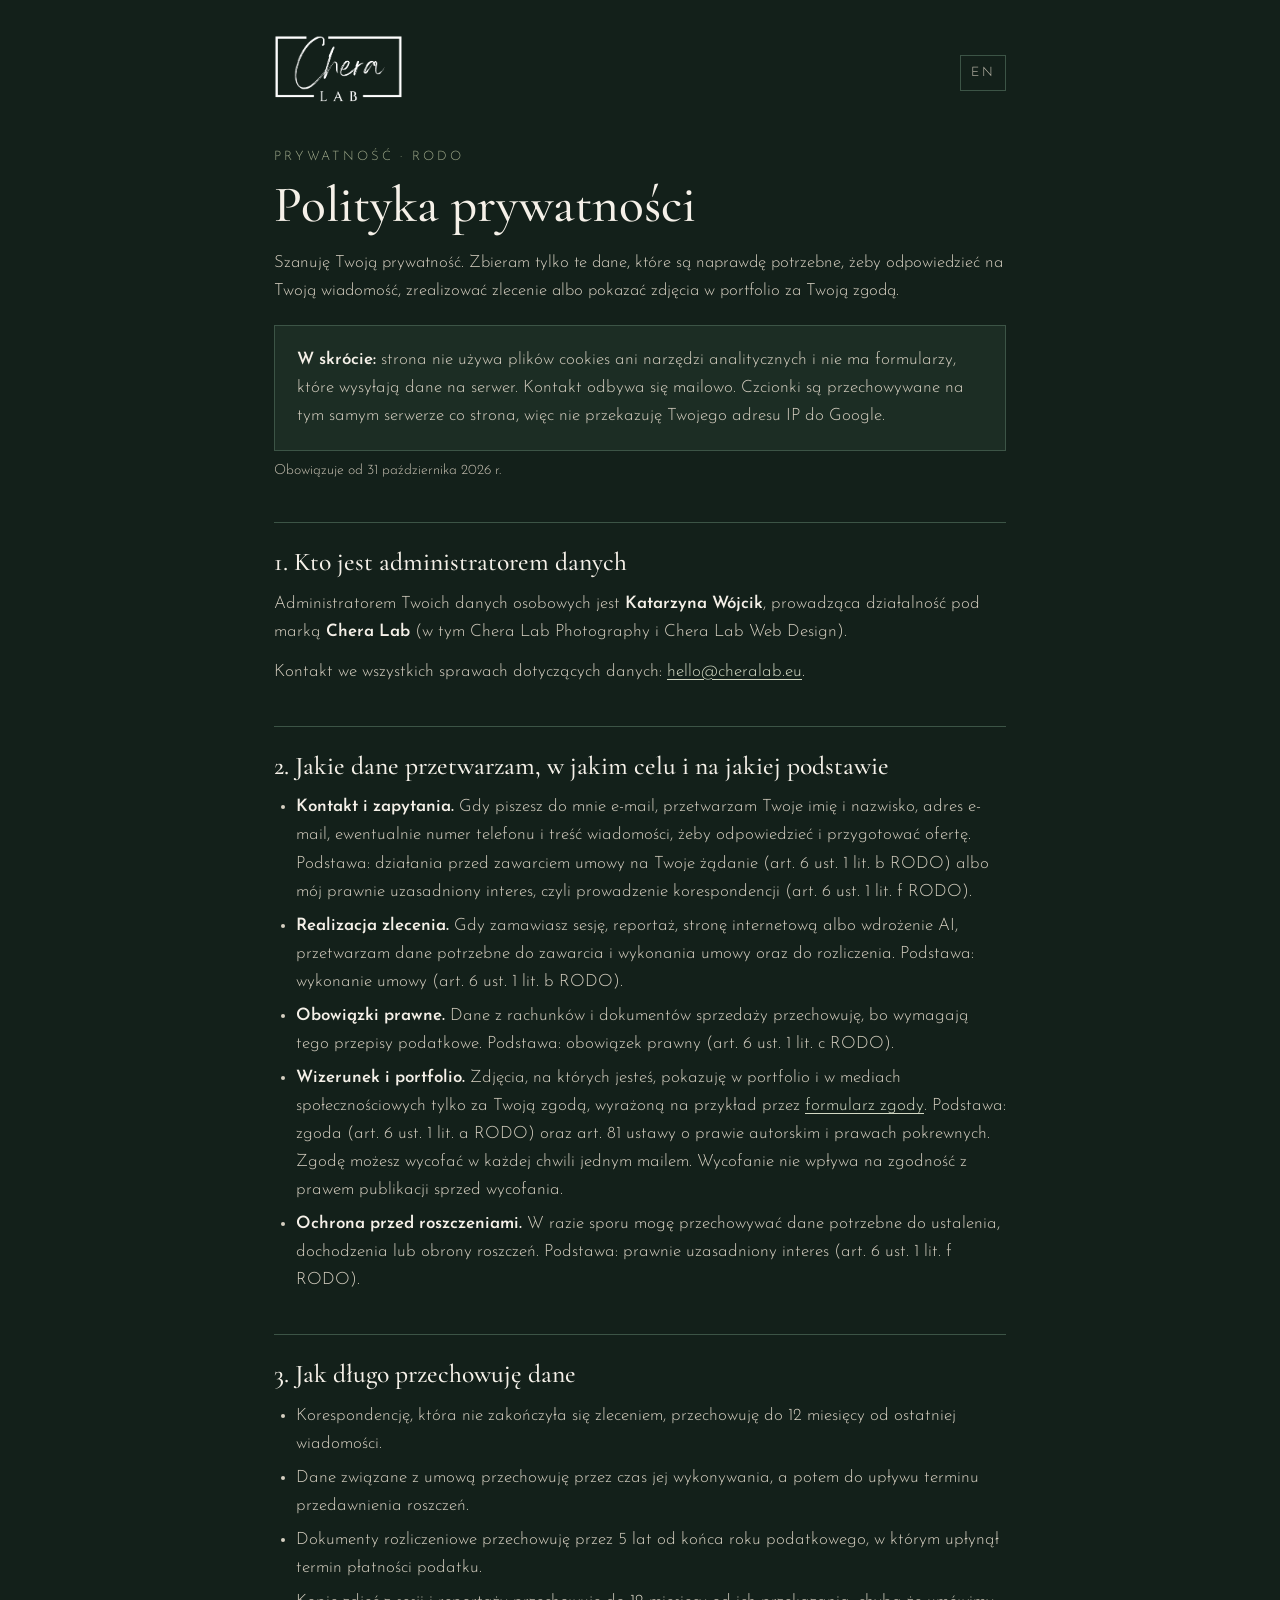
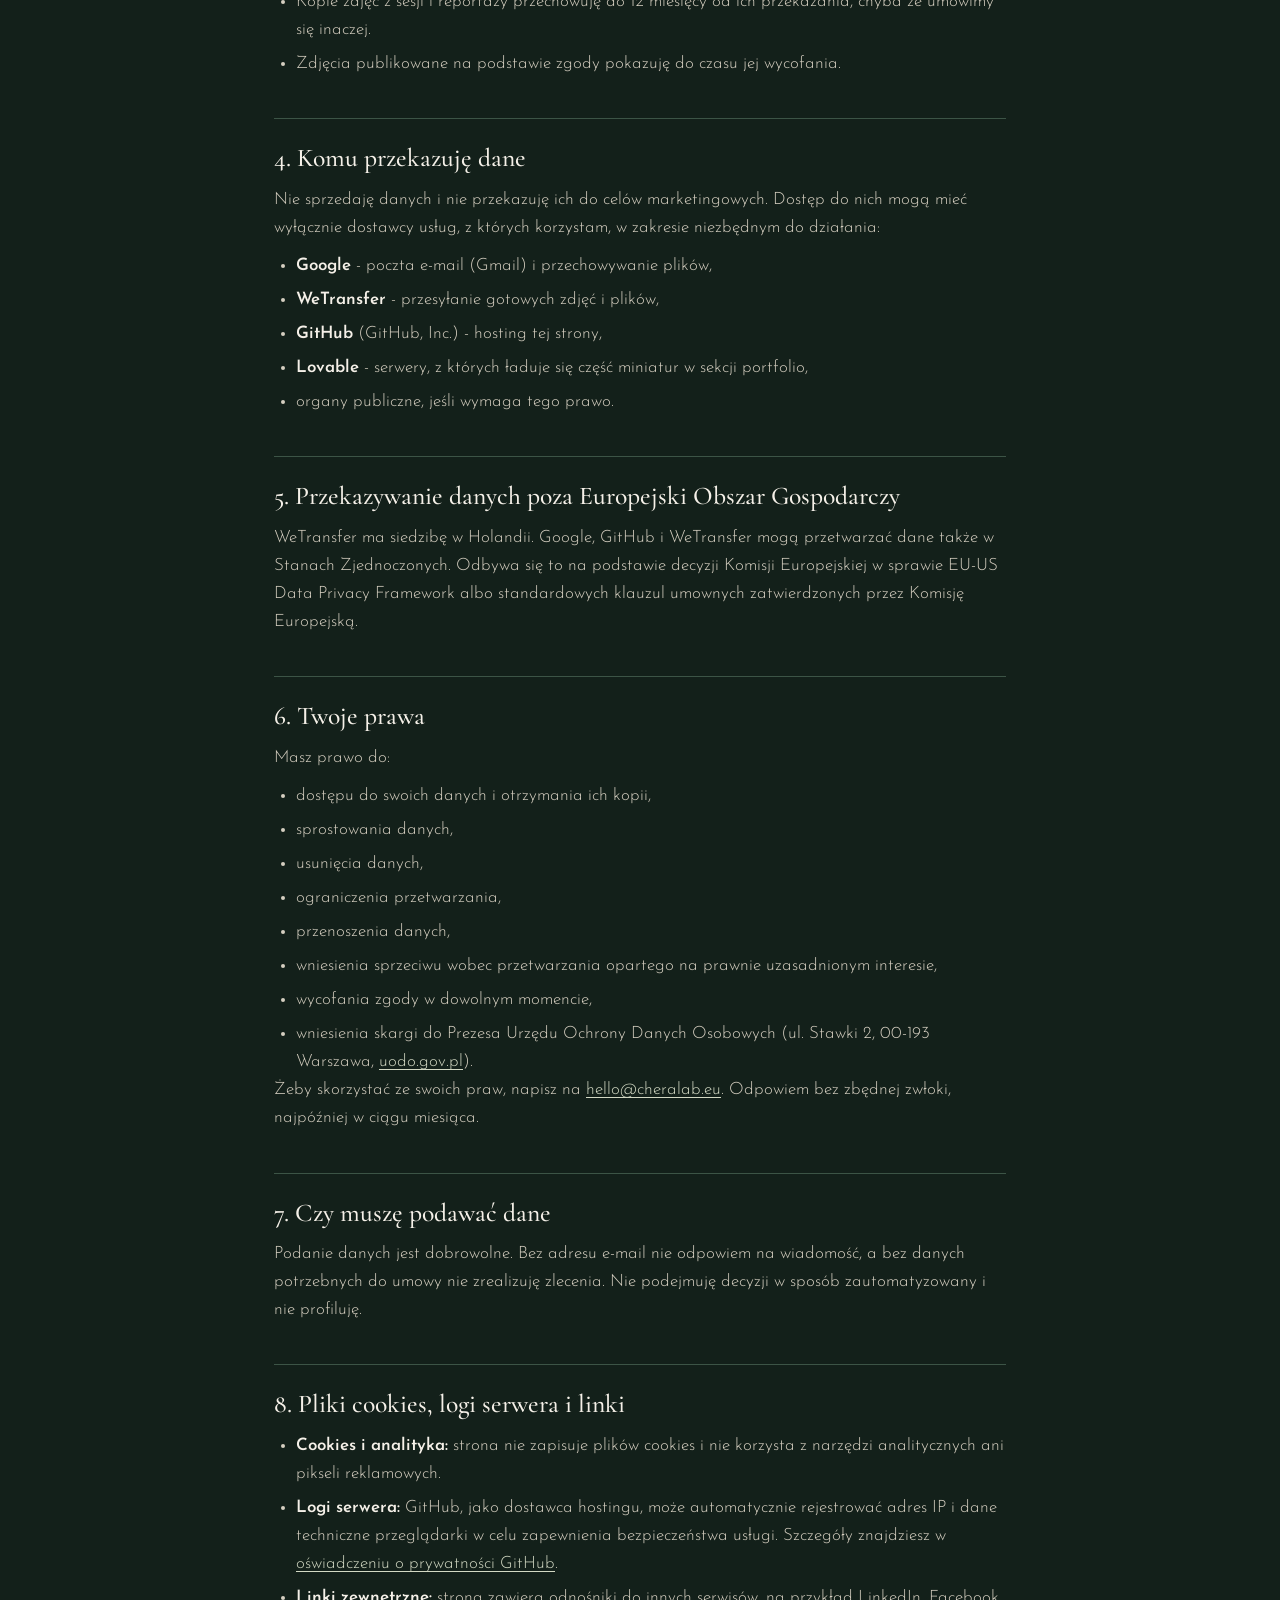
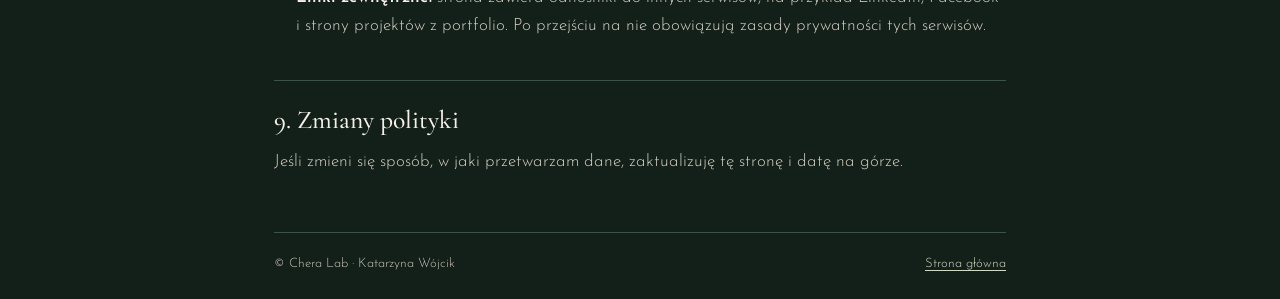
<file: polityka-prywatnosci.html>
<!DOCTYPE html>
<html lang="pl">
<head>
<meta charset="UTF-8">
<link rel="icon" type="image/png" href="img/favicon-64.png">
<link rel="apple-touch-icon" href="img/favicon-180.png">
<meta name="viewport" content="width=device-width, initial-scale=1">
<title>Polityka prywatności · Chera Lab</title>
<meta name="description" content="Polityka prywatności i informacja RODO Chera Lab: jakie dane przetwarzam, w jakim celu i jakie masz prawa.">
<link rel="canonical" href="https://cheralab.eu/polityka-prywatnosci.html">
<link rel="alternate" hreflang="pl" href="https://cheralab.eu/polityka-prywatnosci.html">
<link rel="alternate" hreflang="en" href="https://cheralab.eu/privacy.html">
<meta name="theme-color" content="#13201a">
<link rel="stylesheet" href="fonts.css">
<style>
:root{--accent:#a0aa8b;--bg:#13201a;--bg-2:#1c2d24;--line:#3c5446;--ink:#f5f0e8;--muted:#d6cfc1;--soft:#c9c2b4;
--serif:'Cormorant Garamond',Georgia,serif;--sans:'Josefin Sans',system-ui,sans-serif}
*{box-sizing:border-box;margin:0;padding:0}
body{background:var(--bg);color:var(--ink);font-family:var(--sans);font-weight:300;font-size:17px;line-height:1.65;-webkit-font-smoothing:antialiased}
a{color:#d3d9c4;text-underline-offset:3px}
:focus-visible{outline:2px solid var(--accent);outline-offset:3px}
.wrap{max-width:780px;margin:0 auto;padding:24px}
header{display:flex;justify-content:space-between;align-items:center;gap:16px;padding-block:8px 32px}
header img{height:72px;width:auto}
header .lang{font-size:13px;letter-spacing:.18em;text-transform:uppercase;color:var(--soft);text-decoration:none;border:1px solid var(--line);padding:6px 10px}
.eyebrow{font-size:13px;letter-spacing:.22em;text-transform:uppercase;color:var(--accent)}
h1{font-family:var(--serif);font-weight:500;font-size:clamp(2.2rem,6vw,3.2rem);line-height:1.05;margin:12px 0 16px}
h2{font-family:var(--serif);font-weight:500;font-size:1.6rem;line-height:1.2;margin:40px 0 12px;padding-top:24px;border-top:1px solid var(--line)}
p,li{color:var(--muted)}
p+p{margin-top:12px}
ul{padding-left:22px;display:flex;flex-direction:column;gap:6px;margin-top:10px}
strong{color:var(--ink);font-weight:600}
.lead{font-size:1.05rem}
.box{background:var(--bg-2);border:1px solid var(--line);padding:20px 22px;margin-top:20px}
.date{font-size:14px;color:var(--soft);margin-top:8px}
footer{margin-top:56px;padding-top:20px;border-top:1px solid var(--line);font-size:13px;color:var(--soft);display:flex;justify-content:space-between;gap:12px;flex-wrap:wrap}
</style>
</head>
<body>
<div class="wrap">
  <header>
    <a href="index.html"><img src="img/logo-chera-lab.png" alt="Chera Lab - strona główna" width="679" height="375"></a>
    <a class="lang" href="privacy.html" lang="en">EN</a>
  </header>
  <p class="eyebrow">Prywatność · RODO</p>
  <h1>Polityka prywatności</h1>
  <p class="lead">Szanuję Twoją prywatność. Zbieram tylko te dane, które są naprawdę potrzebne, żeby odpowiedzieć na Twoją wiadomość, zrealizować zlecenie albo pokazać zdjęcia w portfolio za Twoją zgodą.</p>
  <div class="box">
    <p><strong>W skrócie:</strong> strona nie używa plików cookies ani narzędzi analitycznych i nie ma formularzy, które wysyłają dane na serwer. Kontakt odbywa się mailowo. Czcionki są przechowywane na tym samym serwerze co strona, więc nie przekazuję Twojego adresu IP do Google.</p>
  </div>
  <p class="date">Obowiązuje od 31 października 2026 r.</p>

  <h2>1. Kto jest administratorem danych</h2>
  <p>Administratorem Twoich danych osobowych jest <strong>Katarzyna Wójcik</strong>, prowadząca działalność pod marką <strong>Chera Lab</strong> (w tym Chera Lab Photography i Chera Lab Web Design).</p>
  <p>Kontakt we wszystkich sprawach dotyczących danych: <a href="mailto:hello@cheralab.eu">hello@cheralab.eu</a>.</p>

  <h2>2. Jakie dane przetwarzam, w jakim celu i na jakiej podstawie</h2>
  <ul>
    <li><strong>Kontakt i zapytania.</strong> Gdy piszesz do mnie e-mail, przetwarzam Twoje imię i nazwisko, adres e-mail, ewentualnie numer telefonu i treść wiadomości, żeby odpowiedzieć i przygotować ofertę. Podstawa: działania przed zawarciem umowy na Twoje żądanie (art. 6 ust. 1 lit. b RODO) albo mój prawnie uzasadniony interes, czyli prowadzenie korespondencji (art. 6 ust. 1 lit. f RODO).</li>
    <li><strong>Realizacja zlecenia.</strong> Gdy zamawiasz sesję, reportaż, stronę internetową albo wdrożenie AI, przetwarzam dane potrzebne do zawarcia i wykonania umowy oraz do rozliczenia. Podstawa: wykonanie umowy (art. 6 ust. 1 lit. b RODO).</li>
    <li><strong>Obowiązki prawne.</strong> Dane z rachunków i dokumentów sprzedaży przechowuję, bo wymagają tego przepisy podatkowe. Podstawa: obowiązek prawny (art. 6 ust. 1 lit. c RODO).</li>
    <li><strong>Wizerunek i portfolio.</strong> Zdjęcia, na których jesteś, pokazuję w portfolio i w mediach społecznościowych tylko za Twoją zgodą, wyrażoną na przykład przez <a href="zgoda.html">formularz zgody</a>. Podstawa: zgoda (art. 6 ust. 1 lit. a RODO) oraz art. 81 ustawy o prawie autorskim i prawach pokrewnych. Zgodę możesz wycofać w każdej chwili jednym mailem. Wycofanie nie wpływa na zgodność z prawem publikacji sprzed wycofania.</li>
    <li><strong>Ochrona przed roszczeniami.</strong> W razie sporu mogę przechowywać dane potrzebne do ustalenia, dochodzenia lub obrony roszczeń. Podstawa: prawnie uzasadniony interes (art. 6 ust. 1 lit. f RODO).</li>
  </ul>

  <h2>3. Jak długo przechowuję dane</h2>
  <ul>
    <li>Korespondencję, która nie zakończyła się zleceniem, przechowuję do 12 miesięcy od ostatniej wiadomości.</li>
    <li>Dane związane z umową przechowuję przez czas jej wykonywania, a potem do upływu terminu przedawnienia roszczeń.</li>
    <li>Dokumenty rozliczeniowe przechowuję przez 5 lat od końca roku podatkowego, w którym upłynął termin płatności podatku.</li>
    <li>Kopie zdjęć z sesji i reportaży przechowuję do 12 miesięcy od ich przekazania, chyba że umówimy się inaczej.</li>
    <li>Zdjęcia publikowane na podstawie zgody pokazuję do czasu jej wycofania.</li>
  </ul>

  <h2>4. Komu przekazuję dane</h2>
  <p>Nie sprzedaję danych i nie przekazuję ich do celów marketingowych. Dostęp do nich mogą mieć wyłącznie dostawcy usług, z których korzystam, w zakresie niezbędnym do działania:</p>
  <ul>
    <li><strong>Google</strong> - poczta e-mail (Gmail) i przechowywanie plików,</li>
    <li><strong>WeTransfer</strong> - przesyłanie gotowych zdjęć i plików,</li>
    <li><strong>GitHub</strong> (GitHub, Inc.) - hosting tej strony,</li>
    <li><strong>Lovable</strong> - serwery, z których ładuje się część miniatur w sekcji portfolio,</li>
    <li>organy publiczne, jeśli wymaga tego prawo.</li>
  </ul>

  <h2>5. Przekazywanie danych poza Europejski Obszar Gospodarczy</h2>
  <p>WeTransfer ma siedzibę w Holandii. Google, GitHub i WeTransfer mogą przetwarzać dane także w Stanach Zjednoczonych. Odbywa się to na podstawie decyzji Komisji Europejskiej w sprawie EU-US Data Privacy Framework albo standardowych klauzul umownych zatwierdzonych przez Komisję Europejską.</p>

  <h2>6. Twoje prawa</h2>
  <p>Masz prawo do:</p>
  <ul>
    <li>dostępu do swoich danych i otrzymania ich kopii,</li>
    <li>sprostowania danych,</li>
    <li>usunięcia danych,</li>
    <li>ograniczenia przetwarzania,</li>
    <li>przenoszenia danych,</li>
    <li>wniesienia sprzeciwu wobec przetwarzania opartego na prawnie uzasadnionym interesie,</li>
    <li>wycofania zgody w dowolnym momencie,</li>
    <li>wniesienia skargi do Prezesa Urzędu Ochrony Danych Osobowych (ul. Stawki 2, 00-193 Warszawa, <a href="https://uodo.gov.pl" target="_blank" rel="noopener">uodo.gov.pl</a>).</li>
  </ul>
  <p>Żeby skorzystać ze swoich praw, napisz na <a href="mailto:hello@cheralab.eu">hello@cheralab.eu</a>. Odpowiem bez zbędnej zwłoki, najpóźniej w ciągu miesiąca.</p>

  <h2>7. Czy muszę podawać dane</h2>
  <p>Podanie danych jest dobrowolne. Bez adresu e-mail nie odpowiem na wiadomość, a bez danych potrzebnych do umowy nie zrealizuję zlecenia. Nie podejmuję decyzji w sposób zautomatyzowany i nie profiluję.</p>

  <h2>8. Pliki cookies, logi serwera i linki</h2>
  <ul>
    <li><strong>Cookies i analityka:</strong> strona nie zapisuje plików cookies i nie korzysta z narzędzi analitycznych ani pikseli reklamowych.</li>
    <li><strong>Logi serwera:</strong> GitHub, jako dostawca hostingu, może automatycznie rejestrować adres IP i dane techniczne przeglądarki w celu zapewnienia bezpieczeństwa usługi. Szczegóły znajdziesz w <a href="https://docs.github.com/en/site-policy/privacy-policies/github-general-privacy-statement" target="_blank" rel="noopener">oświadczeniu o prywatności GitHub</a>.</li>
    <li><strong>Linki zewnętrzne:</strong> strona zawiera odnośniki do innych serwisów, na przykład LinkedIn, Facebook i strony projektów z portfolio. Po przejściu na nie obowiązują zasady prywatności tych serwisów.</li>
  </ul>

  <h2>9. Zmiany polityki</h2>
  <p>Jeśli zmieni się sposób, w jaki przetwarzam dane, zaktualizuję tę stronę i datę na górze.</p>

  <footer>
    <span>© Chera Lab · Katarzyna Wójcik</span>
    <a href="index.html">Strona główna</a>
  </footer>
</div>
</body>
</html>
</file>
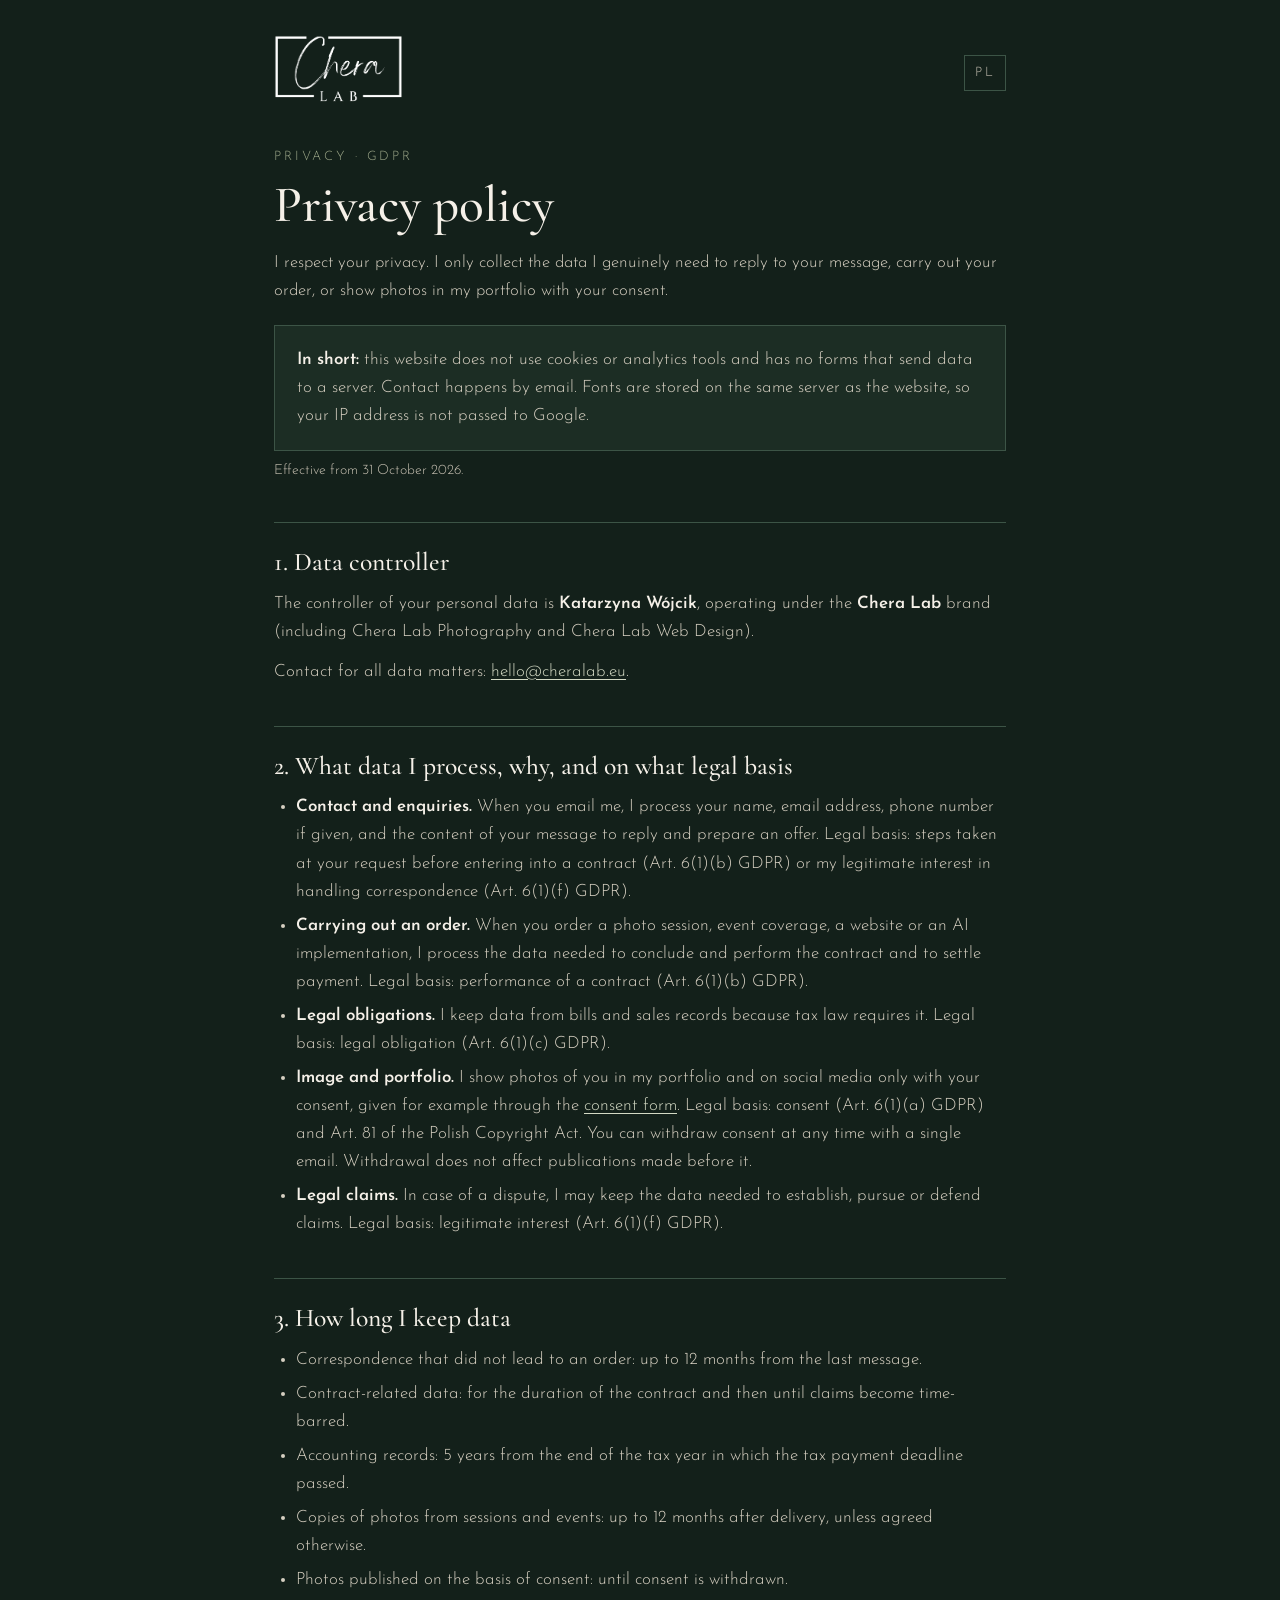
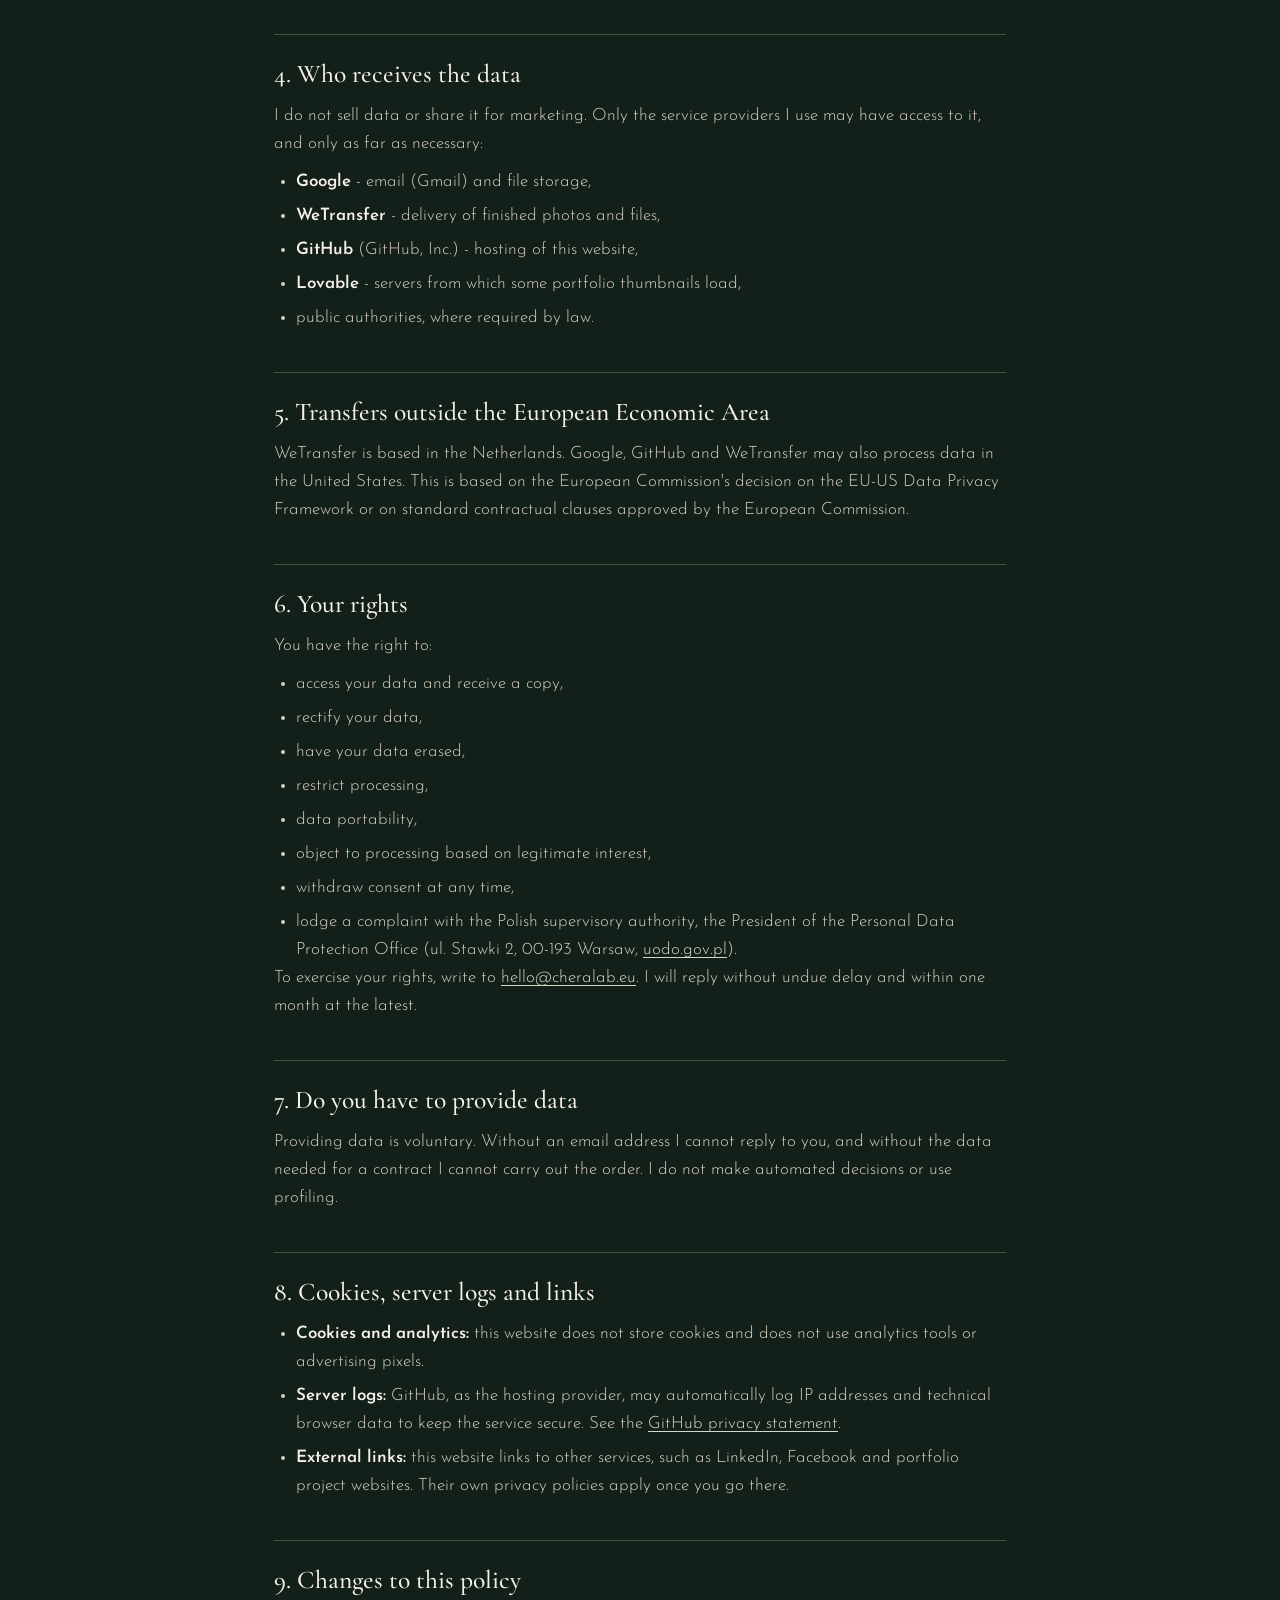
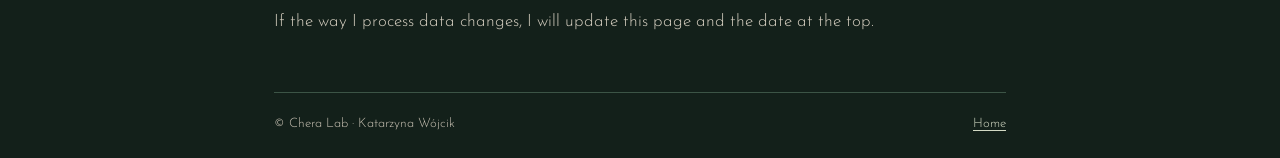
<file: privacy.html>
<!DOCTYPE html>
<html lang="en">
<head>
<meta charset="UTF-8">
<link rel="icon" type="image/png" href="img/favicon-64.png">
<link rel="apple-touch-icon" href="img/favicon-180.png">
<meta name="viewport" content="width=device-width, initial-scale=1">
<title>Privacy policy · Chera Lab</title>
<meta name="description" content="Chera Lab privacy policy and GDPR information: what data I process, why, and your rights.">
<link rel="canonical" href="https://cheralab.eu/privacy.html">
<link rel="alternate" hreflang="pl" href="https://cheralab.eu/polityka-prywatnosci.html">
<link rel="alternate" hreflang="en" href="https://cheralab.eu/privacy.html">
<meta name="theme-color" content="#13201a">
<link rel="stylesheet" href="fonts.css">
<style>
:root{--accent:#a0aa8b;--bg:#13201a;--bg-2:#1c2d24;--line:#3c5446;--ink:#f5f0e8;--muted:#d6cfc1;--soft:#c9c2b4;
--serif:'Cormorant Garamond',Georgia,serif;--sans:'Josefin Sans',system-ui,sans-serif}
*{box-sizing:border-box;margin:0;padding:0}
body{background:var(--bg);color:var(--ink);font-family:var(--sans);font-weight:300;font-size:17px;line-height:1.65;-webkit-font-smoothing:antialiased}
a{color:#d3d9c4;text-underline-offset:3px}
:focus-visible{outline:2px solid var(--accent);outline-offset:3px}
.wrap{max-width:780px;margin:0 auto;padding:24px}
header{display:flex;justify-content:space-between;align-items:center;gap:16px;padding-block:8px 32px}
header img{height:72px;width:auto}
header .lang{font-size:13px;letter-spacing:.18em;text-transform:uppercase;color:var(--soft);text-decoration:none;border:1px solid var(--line);padding:6px 10px}
.eyebrow{font-size:13px;letter-spacing:.22em;text-transform:uppercase;color:var(--accent)}
h1{font-family:var(--serif);font-weight:500;font-size:clamp(2.2rem,6vw,3.2rem);line-height:1.05;margin:12px 0 16px}
h2{font-family:var(--serif);font-weight:500;font-size:1.6rem;line-height:1.2;margin:40px 0 12px;padding-top:24px;border-top:1px solid var(--line)}
p,li{color:var(--muted)}
p+p{margin-top:12px}
ul{padding-left:22px;display:flex;flex-direction:column;gap:6px;margin-top:10px}
strong{color:var(--ink);font-weight:600}
.lead{font-size:1.05rem}
.box{background:var(--bg-2);border:1px solid var(--line);padding:20px 22px;margin-top:20px}
.date{font-size:14px;color:var(--soft);margin-top:8px}
footer{margin-top:56px;padding-top:20px;border-top:1px solid var(--line);font-size:13px;color:var(--soft);display:flex;justify-content:space-between;gap:12px;flex-wrap:wrap}
</style>
</head>
<body>
<div class="wrap">
  <header>
    <a href="en.html"><img src="img/logo-chera-lab.png" alt="Chera Lab - home" width="679" height="375"></a>
    <a class="lang" href="polityka-prywatnosci.html" lang="pl">PL</a>
  </header>
  <p class="eyebrow">Privacy · GDPR</p>
  <h1>Privacy policy</h1>
  <p class="lead">I respect your privacy. I only collect the data I genuinely need to reply to your message, carry out your order, or show photos in my portfolio with your consent.</p>
  <div class="box">
    <p><strong>In short:</strong> this website does not use cookies or analytics tools and has no forms that send data to a server. Contact happens by email. Fonts are stored on the same server as the website, so your IP address is not passed to Google.</p>
  </div>
  <p class="date">Effective from 31 October 2026.</p>

  <h2>1. Data controller</h2>
  <p>The controller of your personal data is <strong>Katarzyna Wójcik</strong>, operating under the <strong>Chera Lab</strong> brand (including Chera Lab Photography and Chera Lab Web Design).</p>
  <p>Contact for all data matters: <a href="mailto:hello@cheralab.eu">hello@cheralab.eu</a>.</p>

  <h2>2. What data I process, why, and on what legal basis</h2>
  <ul>
    <li><strong>Contact and enquiries.</strong> When you email me, I process your name, email address, phone number if given, and the content of your message to reply and prepare an offer. Legal basis: steps taken at your request before entering into a contract (Art. 6(1)(b) GDPR) or my legitimate interest in handling correspondence (Art. 6(1)(f) GDPR).</li>
    <li><strong>Carrying out an order.</strong> When you order a photo session, event coverage, a website or an AI implementation, I process the data needed to conclude and perform the contract and to settle payment. Legal basis: performance of a contract (Art. 6(1)(b) GDPR).</li>
    <li><strong>Legal obligations.</strong> I keep data from bills and sales records because tax law requires it. Legal basis: legal obligation (Art. 6(1)(c) GDPR).</li>
    <li><strong>Image and portfolio.</strong> I show photos of you in my portfolio and on social media only with your consent, given for example through the <a href="zgoda.html">consent form</a>. Legal basis: consent (Art. 6(1)(a) GDPR) and Art. 81 of the Polish Copyright Act. You can withdraw consent at any time with a single email. Withdrawal does not affect publications made before it.</li>
    <li><strong>Legal claims.</strong> In case of a dispute, I may keep the data needed to establish, pursue or defend claims. Legal basis: legitimate interest (Art. 6(1)(f) GDPR).</li>
  </ul>

  <h2>3. How long I keep data</h2>
  <ul>
    <li>Correspondence that did not lead to an order: up to 12 months from the last message.</li>
    <li>Contract-related data: for the duration of the contract and then until claims become time-barred.</li>
    <li>Accounting records: 5 years from the end of the tax year in which the tax payment deadline passed.</li>
    <li>Copies of photos from sessions and events: up to 12 months after delivery, unless agreed otherwise.</li>
    <li>Photos published on the basis of consent: until consent is withdrawn.</li>
  </ul>

  <h2>4. Who receives the data</h2>
  <p>I do not sell data or share it for marketing. Only the service providers I use may have access to it, and only as far as necessary:</p>
  <ul>
    <li><strong>Google</strong> - email (Gmail) and file storage,</li>
    <li><strong>WeTransfer</strong> - delivery of finished photos and files,</li>
    <li><strong>GitHub</strong> (GitHub, Inc.) - hosting of this website,</li>
    <li><strong>Lovable</strong> - servers from which some portfolio thumbnails load,</li>
    <li>public authorities, where required by law.</li>
  </ul>

  <h2>5. Transfers outside the European Economic Area</h2>
  <p>WeTransfer is based in the Netherlands. Google, GitHub and WeTransfer may also process data in the United States. This is based on the European Commission's decision on the EU-US Data Privacy Framework or on standard contractual clauses approved by the European Commission.</p>

  <h2>6. Your rights</h2>
  <p>You have the right to:</p>
  <ul>
    <li>access your data and receive a copy,</li>
    <li>rectify your data,</li>
    <li>have your data erased,</li>
    <li>restrict processing,</li>
    <li>data portability,</li>
    <li>object to processing based on legitimate interest,</li>
    <li>withdraw consent at any time,</li>
    <li>lodge a complaint with the Polish supervisory authority, the President of the Personal Data Protection Office (ul. Stawki 2, 00-193 Warsaw, <a href="https://uodo.gov.pl" target="_blank" rel="noopener">uodo.gov.pl</a>).</li>
  </ul>
  <p>To exercise your rights, write to <a href="mailto:hello@cheralab.eu">hello@cheralab.eu</a>. I will reply without undue delay and within one month at the latest.</p>

  <h2>7. Do you have to provide data</h2>
  <p>Providing data is voluntary. Without an email address I cannot reply to you, and without the data needed for a contract I cannot carry out the order. I do not make automated decisions or use profiling.</p>

  <h2>8. Cookies, server logs and links</h2>
  <ul>
    <li><strong>Cookies and analytics:</strong> this website does not store cookies and does not use analytics tools or advertising pixels.</li>
    <li><strong>Server logs:</strong> GitHub, as the hosting provider, may automatically log IP addresses and technical browser data to keep the service secure. See the <a href="https://docs.github.com/en/site-policy/privacy-policies/github-general-privacy-statement" target="_blank" rel="noopener">GitHub privacy statement</a>.</li>
    <li><strong>External links:</strong> this website links to other services, such as LinkedIn, Facebook and portfolio project websites. Their own privacy policies apply once you go there.</li>
  </ul>

  <h2>9. Changes to this policy</h2>
  <p>If the way I process data changes, I will update this page and the date at the top.</p>

  <footer>
    <span>© Chera Lab · Katarzyna Wójcik</span>
    <a href="en.html">Home</a>
  </footer>
</div>
</body>
</html>
</file>
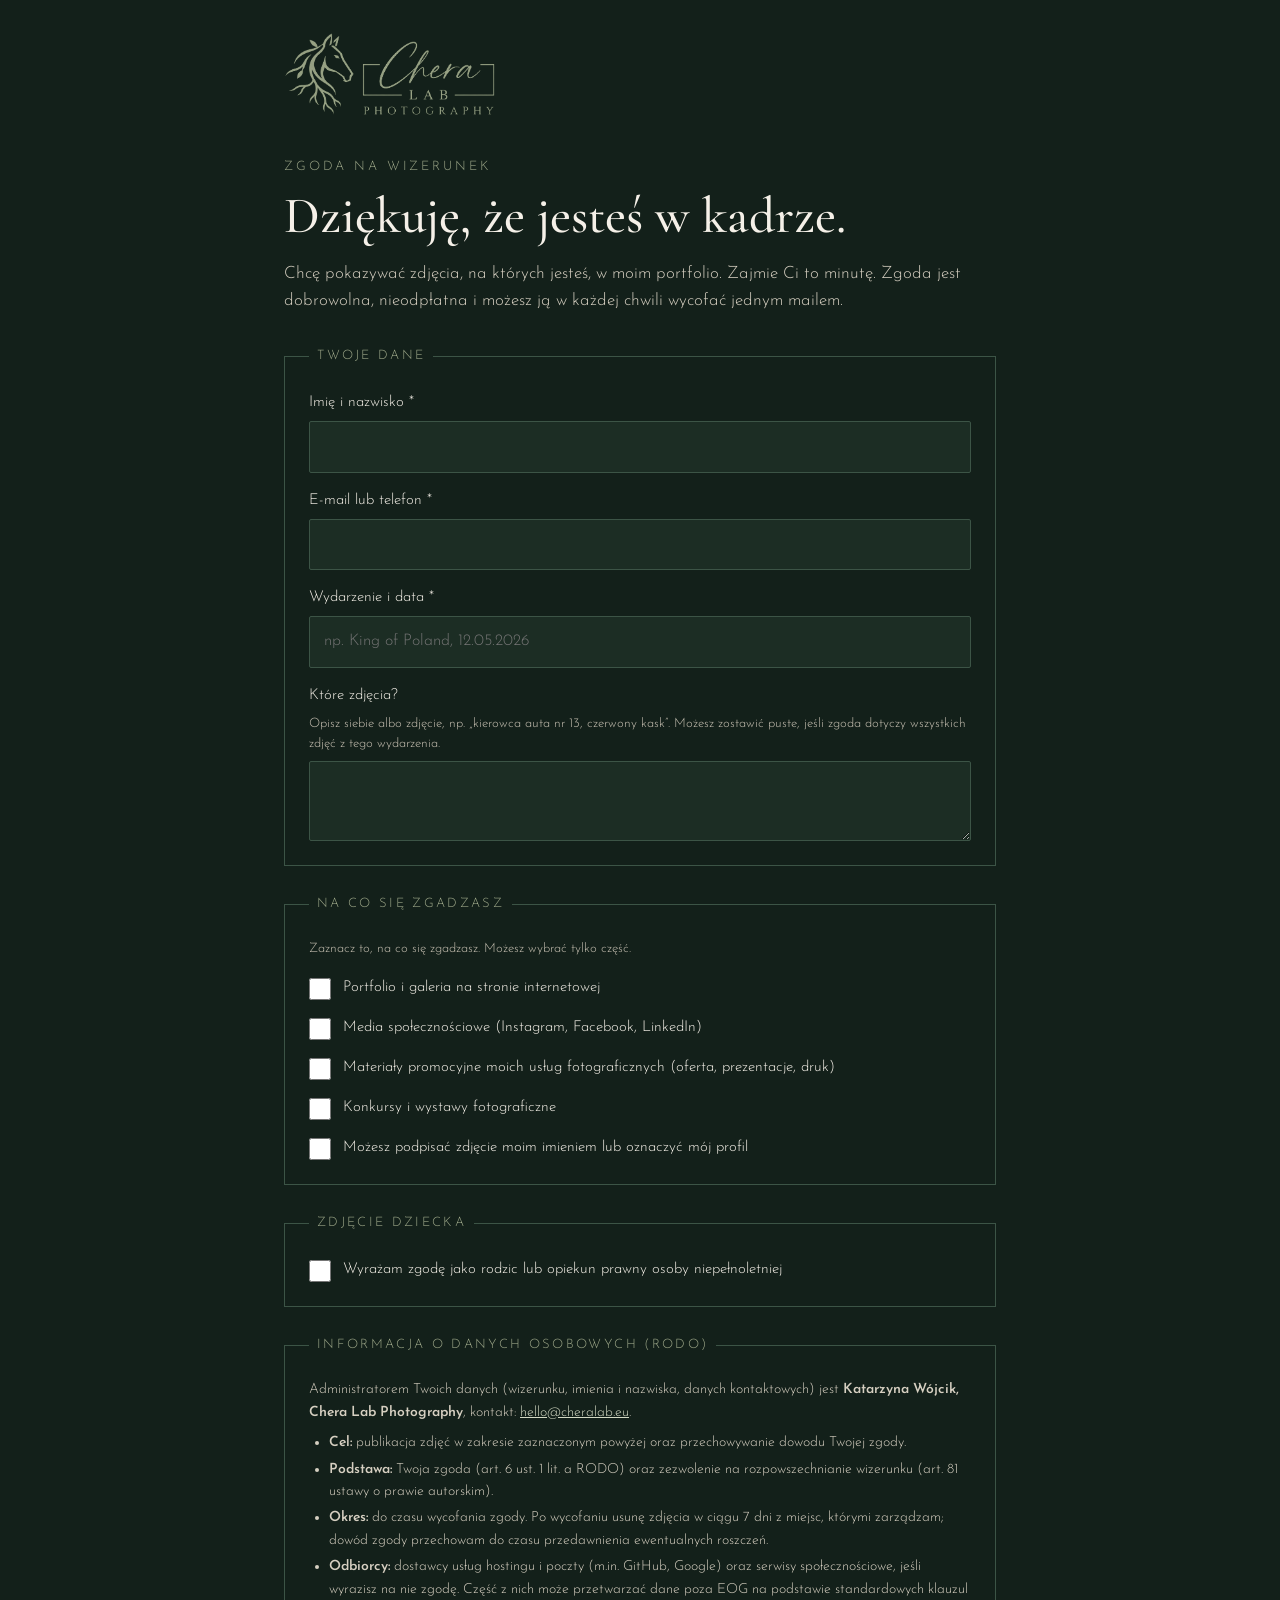
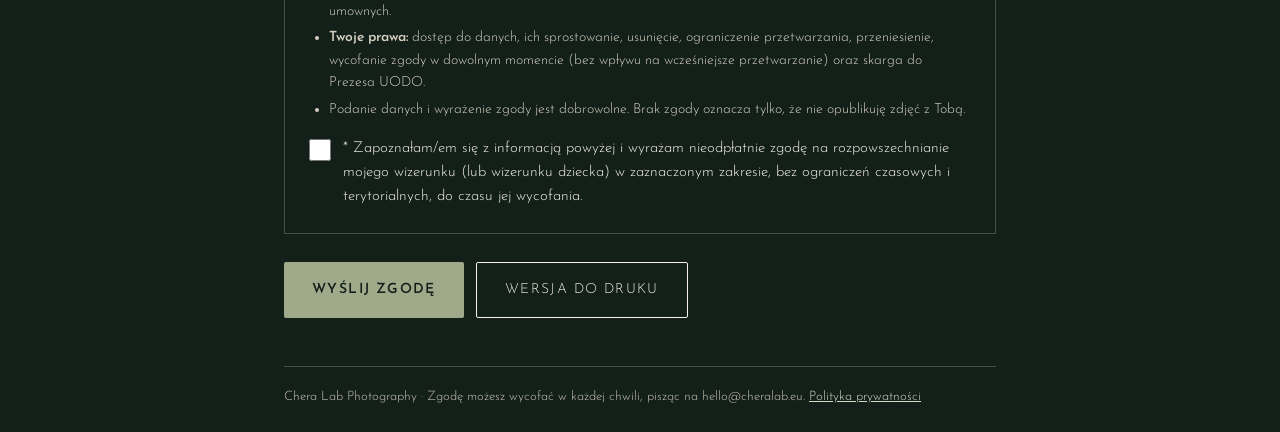
<file: zgoda.html>
<!DOCTYPE html>
<html lang="pl">
<head>
<meta charset="UTF-8">
<link rel="icon" type="image/png" href="img/favicon-64.png">
<link rel="apple-touch-icon" href="img/favicon-180.png">
<meta name="viewport" content="width=device-width, initial-scale=1">
<title>Zgoda na wizerunek · Chera Lab Photography</title>
<meta name="robots" content="noindex, nofollow">
<meta name="theme-color" content="#13201a">
<link rel="stylesheet" href="fonts.css">
<style>
:root{
  --accent:#a0aa8b;--bg:#13201a;--bg-2:#1c2d24;--bg-3:#22362b;--line:#3c5446;
  --ink:#f5f0e8;--muted:#d6cfc1;--soft:#c9c2b4;
  --serif:'Cormorant Garamond',Georgia,serif;--sans:'Josefin Sans',system-ui,sans-serif;
}
*{box-sizing:border-box;margin:0;padding:0}
body{background:var(--bg);color:var(--ink);font-family:var(--sans);font-weight:300;font-size:17px;line-height:1.6;-webkit-font-smoothing:antialiased}
a{color:#d3d9c4}
:focus-visible{outline:2px solid var(--accent);outline-offset:3px}
.wrap{max-width:760px;margin:0 auto;padding:24px}
header{display:flex;justify-content:space-between;align-items:center;gap:16px;padding-block:8px 32px}
header img{height:84px;width:auto}
.eyebrow{font-size:13px;letter-spacing:.22em;text-transform:uppercase;color:var(--accent)}
h1{font-family:var(--serif);font-weight:500;font-size:clamp(2.2rem,6vw,3.2rem);line-height:1.05;margin:12px 0 16px}
h2{font-family:var(--serif);font-weight:500;font-size:1.6rem;margin:0 0 12px}
.lead{color:var(--muted)}
form{margin-top:32px;display:flex;flex-direction:column;gap:28px}
fieldset{border:1px solid var(--line);padding:24px;display:flex;flex-direction:column;gap:16px}
legend{padding:0 8px;font-size:13px;letter-spacing:.18em;text-transform:uppercase;color:var(--accent)}
label.f{display:flex;flex-direction:column;gap:6px;font-size:15px}
input[type=text],input[type=email],input[type=tel],input[type=date],textarea{font:inherit;font-size:16px;color:var(--ink);background:var(--bg-2);border:1px solid var(--line);padding:12px 14px;min-height:48px;border-radius:2px;width:100%}
input:focus,textarea:focus{border-color:var(--accent);outline:none}
textarea{min-height:80px;resize:vertical}
.check{display:flex;gap:12px;align-items:flex-start;font-size:15px;cursor:pointer}
.check input{width:22px;height:22px;flex:none;margin-top:2px;accent-color:var(--accent)}
.hint{font-size:13px;color:var(--soft)}
.opiekun[hidden]{display:none}
.opiekun{display:flex;flex-direction:column;gap:16px;border-top:1px dashed var(--line);padding-top:16px}
.clause{font-size:14px;color:var(--muted);display:flex;flex-direction:column;gap:8px}
.clause ul{padding-left:20px;display:flex;flex-direction:column;gap:4px}
.btns{display:flex;flex-wrap:wrap;gap:12px}
.btn{font:inherit;display:inline-block;padding:16px 28px;letter-spacing:.1em;text-transform:uppercase;font-size:14px;min-height:48px;cursor:pointer;text-decoration:none;border-radius:2px}
.btn.solid{background:var(--accent);color:var(--bg);font-weight:600;border:0}
.btn.solid:hover{background:var(--ink)}
.btn.line{background:none;border:1px solid var(--ink);color:var(--ink)}
.btn.line:hover{border-color:var(--accent);color:var(--accent)}
.err{color:#ffb4a8;font-size:15px}
.ok{background:var(--bg-2);border:1px solid var(--accent);padding:20px;display:none}
.ok.on{display:block}
footer{margin-top:48px;padding-top:20px;border-top:1px solid var(--line);font-size:13px;color:var(--soft)}
@media print{
  body{background:#fff;color:#000;font-size:11pt}
  header img{filter:invert(1)}
  .eyebrow,legend{color:#000}
  input,textarea{background:#fff;color:#000;border:0;border-bottom:1px solid #000;min-height:28px}
  fieldset{border:1px solid #000;break-inside:avoid}
  .btns,.ok,.noprint{display:none!important}
  .clause{color:#000}
  .opiekun[hidden]{display:flex}
  .sig{display:block!important}
}
.sig{display:none;margin-top:24px}
</style>
</head>
<body>
<div class="wrap">
  <header>
    <a href="index.html"><img src="img/logo-chera-lab-photography.png" alt="Chera Lab Photography - strona główna" width="1318" height="523"></a>
  </header>

  <p class="eyebrow">Zgoda na wizerunek</p>
  <h1>Dziękuję, że jesteś w kadrze.</h1>
  <p class="lead">Chcę pokazywać zdjęcia, na których jesteś, w moim portfolio. Zajmie Ci to minutę. Zgoda jest dobrowolna, nieodpłatna i możesz ją w każdej chwili wycofać jednym mailem.</p>

  <form id="zgoda" novalidate>
    <fieldset>
      <legend>Twoje dane</legend>
      <label class="f">Imię i nazwisko *<input type="text" name="imie" autocomplete="name" required></label>
      <label class="f">E-mail lub telefon *<input type="text" name="kontakt" autocomplete="email" required></label>
      <label class="f">Wydarzenie i data *<input type="text" name="wydarzenie" placeholder="np. King of Poland, 12.05.2026" required></label>
      <label class="f">Które zdjęcia? <span class="hint">Opisz siebie albo zdjęcie, np. „kierowca auta nr 13, czerwony kask”. Możesz zostawić puste, jeśli zgoda dotyczy wszystkich zdjęć z tego wydarzenia.</span><textarea name="zdjecia"></textarea></label>
    </fieldset>

    <fieldset>
      <legend>Na co się zgadzasz</legend>
      <p class="hint">Zaznacz to, na co się zgadzasz. Możesz wybrać tylko część.</p>
      <label class="check"><input type="checkbox" name="zakres" value="portfolio i galeria na stronie internetowej"> Portfolio i galeria na stronie internetowej</label>
      <label class="check"><input type="checkbox" name="zakres" value="media społecznościowe (Instagram, Facebook, LinkedIn)"> Media społecznościowe (Instagram, Facebook, LinkedIn)</label>
      <label class="check"><input type="checkbox" name="zakres" value="materiały promocyjne usług fotograficznych (oferta, prezentacje, druk)"> Materiały promocyjne moich usług fotograficznych (oferta, prezentacje, druk)</label>
      <label class="check"><input type="checkbox" name="zakres" value="konkursy i wystawy fotograficzne"> Konkursy i wystawy fotograficzne</label>
      <label class="check"><input type="checkbox" name="podpis_imieniem" value="tak"> Możesz podpisać zdjęcie moim imieniem lub oznaczyć mój profil</label>
    </fieldset>

    <fieldset>
      <legend>Zdjęcie dziecka</legend>
      <label class="check"><input type="checkbox" id="dziecko" name="dziecko" value="tak"> Wyrażam zgodę jako rodzic lub opiekun prawny osoby niepełnoletniej</label>
      <div class="opiekun" id="opiekun" hidden>
        <label class="f">Imię i nazwisko dziecka *<input type="text" name="imie_dziecka"></label>
        <p class="hint">Dane osoby wypełniającej (rodzica lub opiekuna) podaj w sekcji „Twoje dane”.</p>
      </div>
    </fieldset>

    <fieldset>
      <legend>Informacja o danych osobowych (RODO)</legend>
      <div class="clause">
        <p>Administratorem Twoich danych (wizerunku, imienia i nazwiska, danych kontaktowych) jest <strong>Katarzyna Wójcik, Chera Lab Photography</strong>, kontakt: <a href="mailto:hello@cheralab.eu">hello@cheralab.eu</a>.</p>
        <ul>
          <li><strong>Cel:</strong> publikacja zdjęć w zakresie zaznaczonym powyżej oraz przechowywanie dowodu Twojej zgody.</li>
          <li><strong>Podstawa:</strong> Twoja zgoda (art. 6 ust. 1 lit. a RODO) oraz zezwolenie na rozpowszechnianie wizerunku (art. 81 ustawy o prawie autorskim).</li>
          <li><strong>Okres:</strong> do czasu wycofania zgody. Po wycofaniu usunę zdjęcia w ciągu 7 dni z miejsc, którymi zarządzam; dowód zgody przechowam do czasu przedawnienia ewentualnych roszczeń.</li>
          <li><strong>Odbiorcy:</strong> dostawcy usług hostingu i poczty (m.in. GitHub, Google) oraz serwisy społecznościowe, jeśli wyrazisz na nie zgodę. Część z nich może przetwarzać dane poza EOG na podstawie standardowych klauzul umownych.</li>
          <li><strong>Twoje prawa:</strong> dostęp do danych, ich sprostowanie, usunięcie, ograniczenie przetwarzania, przeniesienie, wycofanie zgody w dowolnym momencie (bez wpływu na wcześniejsze przetwarzanie) oraz skarga do Prezesa UODO.</li>
          <li>Podanie danych i wyrażenie zgody jest dobrowolne. Brak zgody oznacza tylko, że nie opublikuję zdjęć z Tobą.</li>
        </ul>
      </div>
      <label class="check"><input type="checkbox" name="oswiadczenie" value="tak" required> * Zapoznałam/em się z informacją powyżej i wyrażam nieodpłatnie zgodę na rozpowszechnianie mojego wizerunku (lub wizerunku dziecka) w zaznaczonym zakresie, bez ograniczeń czasowych i terytorialnych, do czasu jej wycofania.</label>
    </fieldset>

    <div class="sig"><p>Data i czytelny podpis: ______________________________________</p></div>

    <p class="err" id="err" role="alert" hidden></p>
    <div class="btns">
      <button class="btn solid" type="submit">Wyślij zgodę</button>
      <button class="btn line noprint" type="button" id="drukuj">Wersja do druku</button>
    </div>
    <div class="ok" id="ok" role="status">
      <h2>Prawie gotowe</h2>
      <p>Otworzyła się wiadomość e-mail z treścią zgody. Wystarczy ją <strong>wysłać</strong>. Jeśli nic się nie otworzyło, skopiuj treść i wyślij ją na <a href="mailto:hello@cheralab.eu">hello@cheralab.eu</a>.</p>
      <div class="btns" style="margin-top:12px"><button class="btn line" type="button" id="kopiuj">Skopiuj treść zgody</button></div>
    </div>
  </form>

  <footer>Chera Lab Photography · Zgodę możesz wycofać w każdej chwili, pisząc na hello@cheralab.eu. <a href="polityka-prywatnosci.html">Polityka prywatności</a></footer>
</div>

<script>
const f = document.getElementById('zgoda'), err = document.getElementById('err');
const dz = document.getElementById('dziecko'), op = document.getElementById('opiekun');
dz.addEventListener('change', () => { op.hidden = !dz.checked; });
let tekst = '';
function zbuduj(){
  const d = new FormData(f);
  const zakres = d.getAll('zakres');
  const teraz = new Date().toLocaleString('pl-PL');
  return [
    'ZGODA NA WIZERUNEK - Chera Lab Photography',
    '',
    'Imię i nazwisko: ' + d.get('imie'),
    'Kontakt: ' + d.get('kontakt'),
    'Wydarzenie i data: ' + d.get('wydarzenie'),
    'Zdjęcia: ' + (d.get('zdjecia') || 'wszystkie zdjęcia z tego wydarzenia'),
    d.get('dziecko') ? 'Zgoda rodzica/opiekuna dla: ' + d.get('imie_dziecka') : '',
    '',
    'Zakres zgody:',
    ...zakres.map(z => ' - ' + z),
    'Podpisanie zdjęcia imieniem / oznaczenie profilu: ' + (d.get('podpis_imieniem') ? 'TAK' : 'NIE'),
    '',
    'Oświadczam, że zapoznałam/em się z informacją o przetwarzaniu danych osobowych i wyrażam nieodpłatnie zgodę na rozpowszechnianie mojego wizerunku (lub wizerunku dziecka) w zaznaczonym zakresie, bez ograniczeń czasowych i terytorialnych, do czasu jej wycofania.',
    '',
    'Data i godzina wypełnienia: ' + teraz
  ].filter((l, i, a) => !(l === '' && a[i - 1] === '')).join('\n');
}
f.addEventListener('submit', e => {
  e.preventDefault();
  const d = new FormData(f), braki = [];
  if (!d.get('imie')) braki.push('imię i nazwisko');
  if (!d.get('kontakt')) braki.push('e-mail lub telefon');
  if (!d.get('wydarzenie')) braki.push('wydarzenie i datę');
  if (!d.getAll('zakres').length) braki.push('co najmniej jeden zakres zgody');
  if (d.get('dziecko') && !d.get('imie_dziecka')) braki.push('imię i nazwisko dziecka');
  if (!d.get('oswiadczenie')) braki.push('zaznaczenie oświadczenia');
  if (braki.length) { err.textContent = 'Uzupełnij: ' + braki.join(', ') + '.'; err.hidden = false; err.scrollIntoView({ block: 'center' }); return; }
  err.hidden = true;
  tekst = zbuduj();
  const temat = 'Zgoda na wizerunek - ' + d.get('imie');
  location.href = 'mailto:hello@cheralab.eu?subject=' + encodeURIComponent(temat) + '&body=' + encodeURIComponent(tekst);
  document.getElementById('ok').classList.add('on');
});
document.getElementById('kopiuj').addEventListener('click', async e => {
  try { await navigator.clipboard.writeText(tekst || zbuduj()); e.target.textContent = 'Skopiowano'; }
  catch { e.target.textContent = 'Nie udało się skopiować'; }
});
document.getElementById('drukuj').addEventListener('click', () => window.print());
</script>
</body>
</html>
</file>
<file: fonts.css>
@font-face {
  font-family: 'Cormorant Garamond';
  font-style: normal;
  font-display: swap;
  font-weight: 400;
  src: url(fonts/cormorant-garamond-latin-ext-400-normal.woff2) format('woff2');
  unicode-range: U+0100-02BA,U+02BD-02C5,U+02C7-02CC,U+02CE-02D7,U+02DD-02FF,U+0304,U+0308,U+0329,U+1D00-1DBF,U+1E00-1E9F,U+1EF2-1EFF,U+2020,U+20A0-20AB,U+20AD-20C0,U+2113,U+2C60-2C7F,U+A720-A7FF;
}
@font-face {
  font-family: 'Cormorant Garamond';
  font-style: normal;
  font-display: swap;
  font-weight: 400;
  src: url(fonts/cormorant-garamond-latin-400-normal.woff2) format('woff2');
  unicode-range: U+0000-00FF,U+0131,U+0152-0153,U+02BB-02BC,U+02C6,U+02DA,U+02DC,U+0304,U+0308,U+0329,U+2000-206F,U+20AC,U+2122,U+2191,U+2193,U+2212,U+2215,U+FEFF,U+FFFD;
}
@font-face {
  font-family: 'Cormorant Garamond';
  font-style: italic;
  font-display: swap;
  font-weight: 400;
  src: url(fonts/cormorant-garamond-latin-ext-400-italic.woff2) format('woff2');
  unicode-range: U+0100-02BA,U+02BD-02C5,U+02C7-02CC,U+02CE-02D7,U+02DD-02FF,U+0304,U+0308,U+0329,U+1D00-1DBF,U+1E00-1E9F,U+1EF2-1EFF,U+2020,U+20A0-20AB,U+20AD-20C0,U+2113,U+2C60-2C7F,U+A720-A7FF;
}
@font-face {
  font-family: 'Cormorant Garamond';
  font-style: italic;
  font-display: swap;
  font-weight: 400;
  src: url(fonts/cormorant-garamond-latin-400-italic.woff2) format('woff2');
  unicode-range: U+0000-00FF,U+0131,U+0152-0153,U+02BB-02BC,U+02C6,U+02DA,U+02DC,U+0304,U+0308,U+0329,U+2000-206F,U+20AC,U+2122,U+2191,U+2193,U+2212,U+2215,U+FEFF,U+FFFD;
}
@font-face {
  font-family: 'Cormorant Garamond';
  font-style: normal;
  font-display: swap;
  font-weight: 500;
  src: url(fonts/cormorant-garamond-latin-ext-500-normal.woff2) format('woff2');
  unicode-range: U+0100-02BA,U+02BD-02C5,U+02C7-02CC,U+02CE-02D7,U+02DD-02FF,U+0304,U+0308,U+0329,U+1D00-1DBF,U+1E00-1E9F,U+1EF2-1EFF,U+2020,U+20A0-20AB,U+20AD-20C0,U+2113,U+2C60-2C7F,U+A720-A7FF;
}
@font-face {
  font-family: 'Cormorant Garamond';
  font-style: normal;
  font-display: swap;
  font-weight: 500;
  src: url(fonts/cormorant-garamond-latin-500-normal.woff2) format('woff2');
  unicode-range: U+0000-00FF,U+0131,U+0152-0153,U+02BB-02BC,U+02C6,U+02DA,U+02DC,U+0304,U+0308,U+0329,U+2000-206F,U+20AC,U+2122,U+2191,U+2193,U+2212,U+2215,U+FEFF,U+FFFD;
}
@font-face {
  font-family: 'Cormorant Garamond';
  font-style: italic;
  font-display: swap;
  font-weight: 500;
  src: url(fonts/cormorant-garamond-latin-ext-500-italic.woff2) format('woff2');
  unicode-range: U+0100-02BA,U+02BD-02C5,U+02C7-02CC,U+02CE-02D7,U+02DD-02FF,U+0304,U+0308,U+0329,U+1D00-1DBF,U+1E00-1E9F,U+1EF2-1EFF,U+2020,U+20A0-20AB,U+20AD-20C0,U+2113,U+2C60-2C7F,U+A720-A7FF;
}
@font-face {
  font-family: 'Cormorant Garamond';
  font-style: italic;
  font-display: swap;
  font-weight: 500;
  src: url(fonts/cormorant-garamond-latin-500-italic.woff2) format('woff2');
  unicode-range: U+0000-00FF,U+0131,U+0152-0153,U+02BB-02BC,U+02C6,U+02DA,U+02DC,U+0304,U+0308,U+0329,U+2000-206F,U+20AC,U+2122,U+2191,U+2193,U+2212,U+2215,U+FEFF,U+FFFD;
}
@font-face {
  font-family: 'Cormorant Garamond';
  font-style: normal;
  font-display: swap;
  font-weight: 600;
  src: url(fonts/cormorant-garamond-latin-ext-600-normal.woff2) format('woff2');
  unicode-range: U+0100-02BA,U+02BD-02C5,U+02C7-02CC,U+02CE-02D7,U+02DD-02FF,U+0304,U+0308,U+0329,U+1D00-1DBF,U+1E00-1E9F,U+1EF2-1EFF,U+2020,U+20A0-20AB,U+20AD-20C0,U+2113,U+2C60-2C7F,U+A720-A7FF;
}
@font-face {
  font-family: 'Cormorant Garamond';
  font-style: normal;
  font-display: swap;
  font-weight: 600;
  src: url(fonts/cormorant-garamond-latin-600-normal.woff2) format('woff2');
  unicode-range: U+0000-00FF,U+0131,U+0152-0153,U+02BB-02BC,U+02C6,U+02DA,U+02DC,U+0304,U+0308,U+0329,U+2000-206F,U+20AC,U+2122,U+2191,U+2193,U+2212,U+2215,U+FEFF,U+FFFD;
}
@font-face {
  font-family: 'Cormorant Garamond';
  font-style: italic;
  font-display: swap;
  font-weight: 600;
  src: url(fonts/cormorant-garamond-latin-ext-600-italic.woff2) format('woff2');
  unicode-range: U+0100-02BA,U+02BD-02C5,U+02C7-02CC,U+02CE-02D7,U+02DD-02FF,U+0304,U+0308,U+0329,U+1D00-1DBF,U+1E00-1E9F,U+1EF2-1EFF,U+2020,U+20A0-20AB,U+20AD-20C0,U+2113,U+2C60-2C7F,U+A720-A7FF;
}
@font-face {
  font-family: 'Cormorant Garamond';
  font-style: italic;
  font-display: swap;
  font-weight: 600;
  src: url(fonts/cormorant-garamond-latin-600-italic.woff2) format('woff2');
  unicode-range: U+0000-00FF,U+0131,U+0152-0153,U+02BB-02BC,U+02C6,U+02DA,U+02DC,U+0304,U+0308,U+0329,U+2000-206F,U+20AC,U+2122,U+2191,U+2193,U+2212,U+2215,U+FEFF,U+FFFD;
}
@font-face {
  font-family: 'Josefin Sans';
  font-style: normal;
  font-display: swap;
  font-weight: 300;
  src: url(fonts/josefin-sans-latin-ext-300-normal.woff2) format('woff2');
  unicode-range: U+0100-02BA,U+02BD-02C5,U+02C7-02CC,U+02CE-02D7,U+02DD-02FF,U+0304,U+0308,U+0329,U+1D00-1DBF,U+1E00-1E9F,U+1EF2-1EFF,U+2020,U+20A0-20AB,U+20AD-20C0,U+2113,U+2C60-2C7F,U+A720-A7FF;
}
@font-face {
  font-family: 'Josefin Sans';
  font-style: normal;
  font-display: swap;
  font-weight: 300;
  src: url(fonts/josefin-sans-latin-300-normal.woff2) format('woff2');
  unicode-range: U+0000-00FF,U+0131,U+0152-0153,U+02BB-02BC,U+02C6,U+02DA,U+02DC,U+0304,U+0308,U+0329,U+2000-206F,U+20AC,U+2122,U+2191,U+2193,U+2212,U+2215,U+FEFF,U+FFFD;
}
@font-face {
  font-family: 'Josefin Sans';
  font-style: normal;
  font-display: swap;
  font-weight: 400;
  src: url(fonts/josefin-sans-latin-ext-400-normal.woff2) format('woff2');
  unicode-range: U+0100-02BA,U+02BD-02C5,U+02C7-02CC,U+02CE-02D7,U+02DD-02FF,U+0304,U+0308,U+0329,U+1D00-1DBF,U+1E00-1E9F,U+1EF2-1EFF,U+2020,U+20A0-20AB,U+20AD-20C0,U+2113,U+2C60-2C7F,U+A720-A7FF;
}
@font-face {
  font-family: 'Josefin Sans';
  font-style: normal;
  font-display: swap;
  font-weight: 400;
  src: url(fonts/josefin-sans-latin-400-normal.woff2) format('woff2');
  unicode-range: U+0000-00FF,U+0131,U+0152-0153,U+02BB-02BC,U+02C6,U+02DA,U+02DC,U+0304,U+0308,U+0329,U+2000-206F,U+20AC,U+2122,U+2191,U+2193,U+2212,U+2215,U+FEFF,U+FFFD;
}
@font-face {
  font-family: 'Josefin Sans';
  font-style: normal;
  font-display: swap;
  font-weight: 600;
  src: url(fonts/josefin-sans-latin-ext-600-normal.woff2) format('woff2');
  unicode-range: U+0100-02BA,U+02BD-02C5,U+02C7-02CC,U+02CE-02D7,U+02DD-02FF,U+0304,U+0308,U+0329,U+1D00-1DBF,U+1E00-1E9F,U+1EF2-1EFF,U+2020,U+20A0-20AB,U+20AD-20C0,U+2113,U+2C60-2C7F,U+A720-A7FF;
}
@font-face {
  font-family: 'Josefin Sans';
  font-style: normal;
  font-display: swap;
  font-weight: 600;
  src: url(fonts/josefin-sans-latin-600-normal.woff2) format('woff2');
  unicode-range: U+0000-00FF,U+0131,U+0152-0153,U+02BB-02BC,U+02C6,U+02DA,U+02DC,U+0304,U+0308,U+0329,U+2000-206F,U+20AC,U+2122,U+2191,U+2193,U+2212,U+2215,U+FEFF,U+FFFD;
}
</file>
